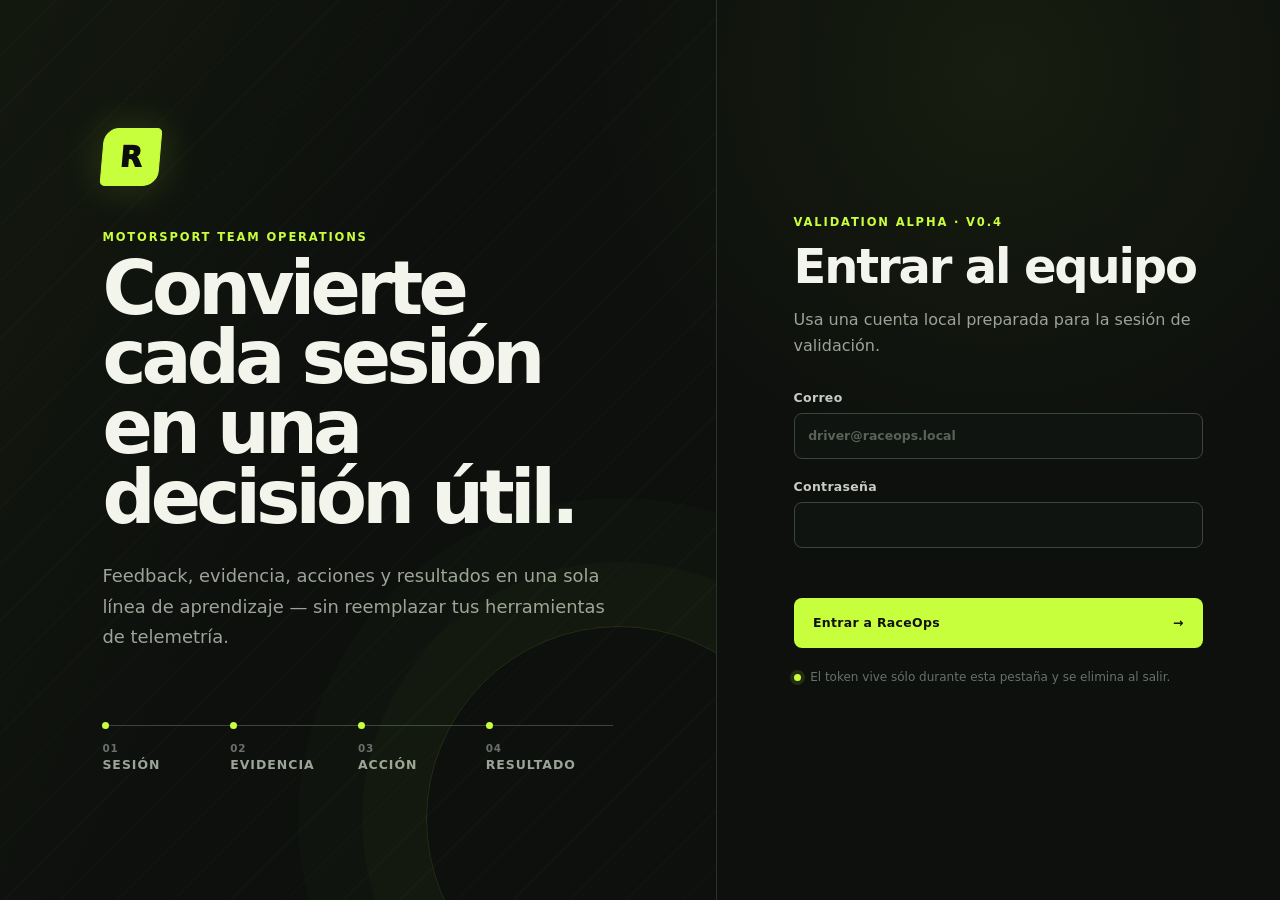
<file: src/raceops/web/index.html>
<!doctype html>
<html lang="es">
  <head>
    <meta charset="utf-8">
    <meta name="viewport" content="width=device-width, initial-scale=1">
    <meta name="theme-color" content="#101310">
    <meta
      name="description"
      content="Cliente mínimo de validación para el Session Learning Loop de RaceOps."
    >
    <title>RaceOps · Session Learning Loop</title>
    <link rel="stylesheet" href="./styles.css?v=0.4.0-9.2">
    <script src="./app.js?v=0.4.0-9.2" defer></script>
  </head>
  <body>
    <div class="noise" aria-hidden="true"></div>

    <main id="login-view" class="login-view">
      <section class="login-brand" aria-labelledby="login-title">
        <div class="brand-mark brand-mark--large" aria-hidden="true">
          <span>R</span>
        </div>
        <p class="eyebrow">Motorsport team operations</p>
        <h1 id="login-title">Convierte cada sesión en una decisión útil.</h1>
        <p class="login-lede">
          Feedback, evidencia, acciones y resultados en una sola línea de
          aprendizaje — sin reemplazar tus herramientas de telemetría.
        </p>
        <ol class="flow-preview" aria-label="Flujo principal de RaceOps">
          <li><span>01</span> Sesión</li>
          <li><span>02</span> Evidencia</li>
          <li><span>03</span> Acción</li>
          <li><span>04</span> Resultado</li>
        </ol>
      </section>

      <section class="login-panel" aria-label="Acceso a RaceOps">
        <div class="login-card">
          <div class="login-card__header">
            <p class="eyebrow">Validation alpha · v0.4</p>
            <h2>Entrar al equipo</h2>
            <p>Usa una cuenta local preparada para la sesión de validación.</p>
          </div>

          <form id="login-form" class="stack-form">
            <label>
              Correo
              <input
                id="login-email"
                name="email"
                type="email"
                autocomplete="username"
                placeholder="driver@raceops.local"
                required
              >
            </label>
            <label>
              Contraseña
              <input
                id="login-password"
                name="password"
                type="password"
                autocomplete="current-password"
                minlength="12"
                required
              >
            </label>
            <label id="team-field" class="is-hidden">
              Equipo
              <select id="login-team" name="team_id"></select>
            </label>
            <p id="login-error" class="form-error" role="alert"></p>
            <button class="button button--primary button--wide" type="submit">
              <span>Entrar a RaceOps</span>
              <span aria-hidden="true">→</span>
            </button>
          </form>

          <div class="login-note">
            <span class="signal-dot" aria-hidden="true"></span>
            El token vive sólo durante esta pestaña y se elimina al salir.
          </div>
        </div>
      </section>
    </main>

    <div id="app-shell" class="app-shell is-hidden">
      <header class="topbar">
        <a class="brand" href="#" aria-label="RaceOps, inicio">
          <span class="brand-mark" aria-hidden="true">R</span>
          <span>
            <strong>RACE<span>OPS</span></strong>
            <small>Session control</small>
          </span>
        </a>

        <div class="topbar__status" aria-label="Estado del sistema">
          <span class="signal-dot"></span>
          <span>API conectada</span>
        </div>

        <div class="identity-menu">
          <div class="identity-copy">
            <strong id="identity-team">—</strong>
            <span id="identity-role">—</span>
          </div>
          <button id="logout-button" class="icon-button" type="button">
            Salir
          </button>
        </div>
      </header>

      <div class="workspace-layout">
        <aside class="session-rail" aria-label="Sesiones disponibles">
          <div class="rail-heading">
            <div>
              <p class="eyebrow">Pit wall</p>
              <h2>Sesiones</h2>
            </div>
            <button
              id="refresh-sessions"
              class="icon-button icon-button--square"
              type="button"
              aria-label="Actualizar sesiones"
              title="Actualizar sesiones"
            >
              ↻
            </button>
          </div>
          <div id="session-list" class="session-list" aria-live="polite"></div>
          <p id="session-empty" class="empty-copy is-hidden">
            No hay sesiones visibles para este rol.
          </p>
        </aside>

        <main class="workspace-main">
          <section id="workspace-empty" class="workspace-empty">
            <div class="empty-glyph" aria-hidden="true">⌁</div>
            <p class="eyebrow">RaceOps ready</p>
            <h1>Selecciona una sesión</h1>
            <p>
              Revisa lo que pasó, registra lo que sintió el piloto y convierte
              la evidencia en el siguiente trabajo del equipo.
            </p>
          </section>

          <section id="workspace" class="workspace is-hidden" aria-live="polite">
            <header class="session-hero">
              <div>
                <div class="hero-kicker">
                  <span id="session-status" class="status-pill">—</span>
                  <span id="session-results-status" class="status-pill status-pill--muted">—</span>
                </div>
                <p id="session-event" class="eyebrow">—</p>
                <h1 id="session-title">—</h1>
                <p id="session-context" class="session-context">—</p>
              </div>
              <div class="hero-time">
                <span>Programada</span>
                <strong id="session-date">—</strong>
                <small id="session-time">—</small>
              </div>
            </header>

            <div id="metric-strip" class="metric-strip"></div>

            <nav class="workspace-tabs" aria-label="Áreas de la sesión">
              <button class="tab-button is-active" data-tab="context" type="button">
                Contexto
              </button>
              <button class="tab-button" data-tab="feedback" type="button">
                Feedback
                <span id="feedback-count" class="count-badge">0</span>
              </button>
              <button class="tab-button" data-tab="analysis" type="button">
                Análisis
              </button>
              <button class="tab-button" data-tab="actions" type="button">
                Acciones
                <span id="action-count" class="count-badge">0</span>
              </button>
              <button class="tab-button" data-tab="learning" type="button">
                Aprendizaje
              </button>
            </nav>

            <section id="tab-context" class="tab-panel">
              <div class="two-column-grid">
                <article class="panel">
                  <div class="panel-heading">
                    <div>
                      <p class="eyebrow">Session snapshot</p>
                      <h2>Condiciones</h2>
                    </div>
                  </div>
                  <div id="conditions-content" class="detail-grid"></div>
                </article>

                <article class="panel">
                  <div class="panel-heading">
                    <div>
                      <p class="eyebrow">Timing</p>
                      <h2>Vueltas</h2>
                    </div>
                  </div>
                  <div id="laps-content" class="lap-list"></div>
                </article>
              </div>

              <article class="panel panel--full">
                <div class="panel-heading">
                  <div>
                    <p class="eyebrow">Technical evidence</p>
                    <h2>Observaciones</h2>
                  </div>
                  <button
                    id="toggle-observation-form"
                    class="button button--secondary is-hidden"
                    type="button"
                  >
                    + Nueva observación
                  </button>
                </div>
                <form id="observation-form" class="inline-form is-hidden">
                  <label class="field-grow">
                    ¿Qué se observó?
                    <textarea
                      name="description"
                      maxlength="2000"
                      rows="3"
                      placeholder="Describe evidencia, no una causa confirmada."
                      required
                    ></textarea>
                  </label>
                  <label>
                    Categoría
                    <input name="category" maxlength="80" placeholder="Frenos, neumáticos…">
                  </label>
                  <label>
                    Visibilidad
                    <select name="visibility_level">
                      <option value="ROLE_RESTRICTED">Roles técnicos</option>
                      <option value="TEAM">Todo el equipo autorizado</option>
                      <option value="ENGINEERING_CONFIDENTIAL">Ingeniería</option>
                    </select>
                  </label>
                  <div class="form-actions">
                    <button class="button button--primary" type="submit">Guardar evidencia</button>
                    <button class="button button--ghost form-cancel" type="button">Cancelar</button>
                  </div>
                </form>
                <div id="observations-content" class="record-list"></div>
              </article>
            </section>

            <section id="tab-feedback" class="tab-panel is-hidden">
              <div class="section-intro">
                <div>
                  <p class="eyebrow">Driver voice</p>
                  <h2>¿Qué sintió el piloto?</h2>
                </div>
                <p>
                  Captura la experiencia sin convertirla todavía en una causa.
                  Los campos de contexto son opcionales.
                </p>
              </div>

              <form id="feedback-form" class="feedback-composer is-hidden">
                <label class="composer-main">
                  Feedback
                  <textarea
                    name="description"
                    maxlength="2000"
                    rows="4"
                    placeholder="Ej. Inestabilidad trasera al frenar."
                    required
                  ></textarea>
                </label>
                <div class="composer-fields">
                  <label>
                    Curva o zona
                    <input name="corner_or_zone" maxlength="80" placeholder="T4">
                  </label>
                  <label>
                    Fase
                    <select name="driving_phase">
                      <option value="">Sin especificar</option>
                      <option>Frenada</option>
                      <option>Entrada</option>
                      <option>Ápice</option>
                      <option>Salida</option>
                      <option>Aceleración</option>
                    </select>
                  </label>
                  <label>
                    Severidad
                    <select name="severity">
                      <option value="">Sin especificar</option>
                      <option value="LOW">Baja</option>
                      <option value="MEDIUM">Media</option>
                      <option value="HIGH">Alta</option>
                    </select>
                  </label>
                  <label>
                    Confianza
                    <select name="confidence">
                      <option value="">Sin especificar</option>
                      <option value="LOW">Baja</option>
                      <option value="MEDIUM">Media</option>
                      <option value="HIGH">Alta</option>
                    </select>
                  </label>
                </div>
                <div class="form-actions">
                  <button class="button button--primary" type="submit">
                    Registrar feedback
                  </button>
                  <span class="form-hint">Sólo el relato es obligatorio.</span>
                </div>
              </form>

              <div id="feedback-content" class="feedback-timeline"></div>
            </section>

            <section id="tab-analysis" class="tab-panel is-hidden">
              <div id="analysis-locked" class="permission-note is-hidden">
                <strong>Vista autorizada</strong>
                Este rol recibe únicamente los resúmenes compartidos por Ingeniería.
              </div>

              <div id="analysis-editor" class="two-column-grid is-hidden">
                <article class="panel">
                  <div class="panel-heading">
                    <div>
                      <p class="eyebrow">Evidence first</p>
                      <h2>Nuevo análisis</h2>
                    </div>
                  </div>
                  <form id="analysis-form" class="stack-form stack-form--compact">
                    <fieldset>
                      <legend>Evidencia disponible</legend>
                      <div id="evidence-options" class="check-list"></div>
                    </fieldset>
                    <label>
                      Detalle técnico
                      <textarea
                        name="technical_detail"
                        maxlength="5000"
                        rows="5"
                        placeholder="Qué muestran los datos y dónde se pierde rendimiento."
                        required
                      ></textarea>
                    </label>
                    <label>
                      Resumen compartido <span>opcional</span>
                      <textarea
                        name="authorized_summary"
                        maxlength="2000"
                        rows="3"
                        placeholder="Lo que otros roles sí necesitan saber."
                      ></textarea>
                    </label>
                    <button class="button button--primary" type="submit">Guardar análisis</button>
                  </form>
                </article>

                <article class="panel">
                  <div class="panel-heading">
                    <div>
                      <p class="eyebrow">Uncertainty explicit</p>
                      <h2>Nueva hipótesis</h2>
                    </div>
                  </div>
                  <form id="hypothesis-form" class="stack-form stack-form--compact">
                    <label>
                      Análisis base
                      <select name="analysis_id" required></select>
                    </label>
                    <label>
                      Causa posible
                      <textarea
                        name="description"
                        maxlength="2000"
                        rows="4"
                        placeholder="Formula una explicación que todavía debe probarse."
                        required
                      ></textarea>
                    </label>
                    <div class="form-row">
                      <label>
                        Clasificación
                        <select name="cause_classification">
                          <option value="DRIVER_TECHNIQUE">Técnica del piloto</option>
                          <option value="VEHICLE_SETUP">Setup del vehículo</option>
                          <option value="MECHANICAL">Mecánica</option>
                          <option value="TIRES">Neumáticos</option>
                          <option value="TRACK_ENVIRONMENT">Pista / entorno</option>
                          <option value="UNKNOWN">Desconocida</option>
                        </select>
                      </label>
                      <label>
                        Confianza
                        <select name="confidence">
                          <option value="LOW">Baja</option>
                          <option value="MEDIUM" selected>Media</option>
                          <option value="HIGH">Alta</option>
                        </select>
                      </label>
                    </div>
                    <button class="button button--primary" type="submit">Proponer hipótesis</button>
                  </form>
                </article>
              </div>

              <div id="analysis-content" class="analysis-list"></div>
            </section>

            <section id="tab-actions" class="tab-panel is-hidden">
              <div class="section-intro">
                <div>
                  <p class="eyebrow">Next session</p>
                  <h2>Decide qué hacer después</h2>
                </div>
                <p>
                  Mantén de una a tres prioridades principales y asigna trabajo
                  con un resultado observable.
                </p>
              </div>

              <div id="decision-editor" class="two-column-grid is-hidden">
                <article class="panel">
                  <div class="panel-heading">
                    <div>
                      <p class="eyebrow">Focus</p>
                      <h2>Nueva prioridad</h2>
                    </div>
                  </div>
                  <form id="priority-form" class="stack-form stack-form--compact">
                    <label>
                      Prioridad
                      <textarea
                        name="description"
                        maxlength="2000"
                        rows="3"
                        placeholder="Una instrucción concreta para la siguiente sesión."
                        required
                      ></textarea>
                    </label>
                    <div class="form-row">
                      <label>
                        Para
                        <select name="recipient_role">
                          <option value="DRIVER">Piloto</option>
                          <option value="ENGINEER">Ingeniería</option>
                          <option value="MECHANIC">Mecánica</option>
                        </select>
                      </label>
                      <label>
                        Orden principal
                        <select name="rank">
                          <option value="1">1</option>
                          <option value="2">2</option>
                          <option value="3">3</option>
                        </select>
                      </label>
                    </div>
                    <label>
                      Hipótesis relacionada <span>opcional</span>
                      <select name="hypothesis_id"></select>
                    </label>
                    <button class="button button--primary" type="submit">Añadir prioridad</button>
                  </form>
                </article>

                <article class="panel">
                  <div class="panel-heading">
                    <div>
                      <p class="eyebrow">Ownership</p>
                      <h2>Nueva acción</h2>
                    </div>
                  </div>
                  <form id="action-form" class="stack-form stack-form--compact">
                    <div class="form-row">
                      <label>
                        Responsable
                        <select name="assignee_role">
                          <option value="DRIVER">Piloto</option>
                          <option value="ENGINEER">Ingeniería</option>
                          <option value="MECHANIC">Mecánica</option>
                        </select>
                      </label>
                      <label>
                        Tipo
                        <select name="action_type">
                          <option value="DRIVING">Conducción</option>
                          <option value="ENGINEERING">Ingeniería</option>
                          <option value="MECHANICAL">Mecánica</option>
                        </select>
                      </label>
                    </div>
                    <label>
                      Resumen compartido
                      <textarea
                        name="public_summary"
                        maxlength="2000"
                        rows="3"
                        placeholder="Qué debe hacer el responsable."
                        required
                      ></textarea>
                    </label>
                    <label class="engineering-only-field">
                      Detalle confidencial <span>opcional</span>
                      <textarea
                        name="confidential_detail"
                        maxlength="5000"
                        rows="3"
                        placeholder="Información visible sólo para Ingeniería."
                      ></textarea>
                    </label>
                    <label>
                      Prioridad relacionada <span>opcional</span>
                      <select name="priority_id"></select>
                    </label>
                    <button class="button button--primary" type="submit">Crear acción</button>
                  </form>
                </article>
              </div>

              <div class="decision-board">
                <div>
                  <h3>Prioridades</h3>
                  <div id="priorities-content" class="priority-list"></div>
                </div>
                <div>
                  <h3>Acciones</h3>
                  <div id="actions-content" class="action-list"></div>
                </div>
              </div>
            </section>

            <section id="tab-learning" class="tab-panel is-hidden">
              <div class="learning-hero">
                <p class="eyebrow">Organizational memory</p>
                <h2>Lo que el equipo puede recordar</h2>
                <p>
                  Abre una acción para recorrer la cadena autorizada desde la
                  decisión hasta lo que ocurrió después.
                </p>
              </div>
              <div id="learning-content" class="learning-grid"></div>
            </section>
          </section>
        </main>
      </div>
    </div>

    <dialog id="outcome-dialog" class="modal">
      <form id="outcome-form" class="modal-card">
        <header>
          <div>
            <p class="eyebrow">Close the loop</p>
            <h2>Evaluar acción</h2>
          </div>
          <button class="icon-button modal-close" type="button" aria-label="Cerrar">×</button>
        </header>
        <input name="action_id" type="hidden">
        <label>
          Sesión posterior
          <select name="evaluation_session_id" required></select>
        </label>
        <label>
          Resultado observado
          <select name="classification">
            <option value="IMPROVED">Mejoró</option>
            <option value="WORSENED">Empeoró</option>
            <option value="NO_MEASURABLE_EFFECT">Sin efecto medible</option>
            <option value="INCONCLUSIVE">Inconcluso</option>
          </select>
        </label>
        <label>
          Conclusión compartida
          <textarea name="public_conclusion" maxlength="2000" rows="3" required></textarea>
        </label>
        <label class="engineering-only-field">
          Conclusión confidencial <span>opcional</span>
          <textarea name="confidential_conclusion" maxlength="5000" rows="3"></textarea>
        </label>
        <label class="engineering-only-field">
          Estado final de la hipótesis <span>opcional</span>
          <select name="concluded_hypothesis_status">
            <option value="">No concluir</option>
            <option value="SUPPORTED">Respaldada</option>
            <option value="PARTIALLY_SUPPORTED">Parcialmente respaldada</option>
            <option value="REJECTED">Rechazada</option>
            <option value="INCONCLUSIVE">Inconclusa</option>
          </select>
        </label>
        <div class="form-actions">
          <button class="button button--primary" type="submit">Guardar resultado</button>
          <button class="button button--ghost modal-close" type="button">Cancelar</button>
        </div>
      </form>
    </dialog>

    <dialog id="learning-dialog" class="modal modal--wide">
      <article class="modal-card">
        <header>
          <div>
            <p class="eyebrow">Learning chain</p>
            <h2>Cadena de aprendizaje</h2>
          </div>
          <button class="icon-button modal-close" type="button" aria-label="Cerrar">×</button>
        </header>
        <div id="learning-chain-content" class="chain-view"></div>
      </article>
    </dialog>

    <div id="toast-region" class="toast-region" aria-live="polite"></div>
    <div id="busy-overlay" class="busy-overlay is-hidden" aria-live="polite">
      <span class="loader" aria-hidden="true"></span>
      <span>Cargando datos de la sesión…</span>
    </div>
  </body>
</html>
</file>
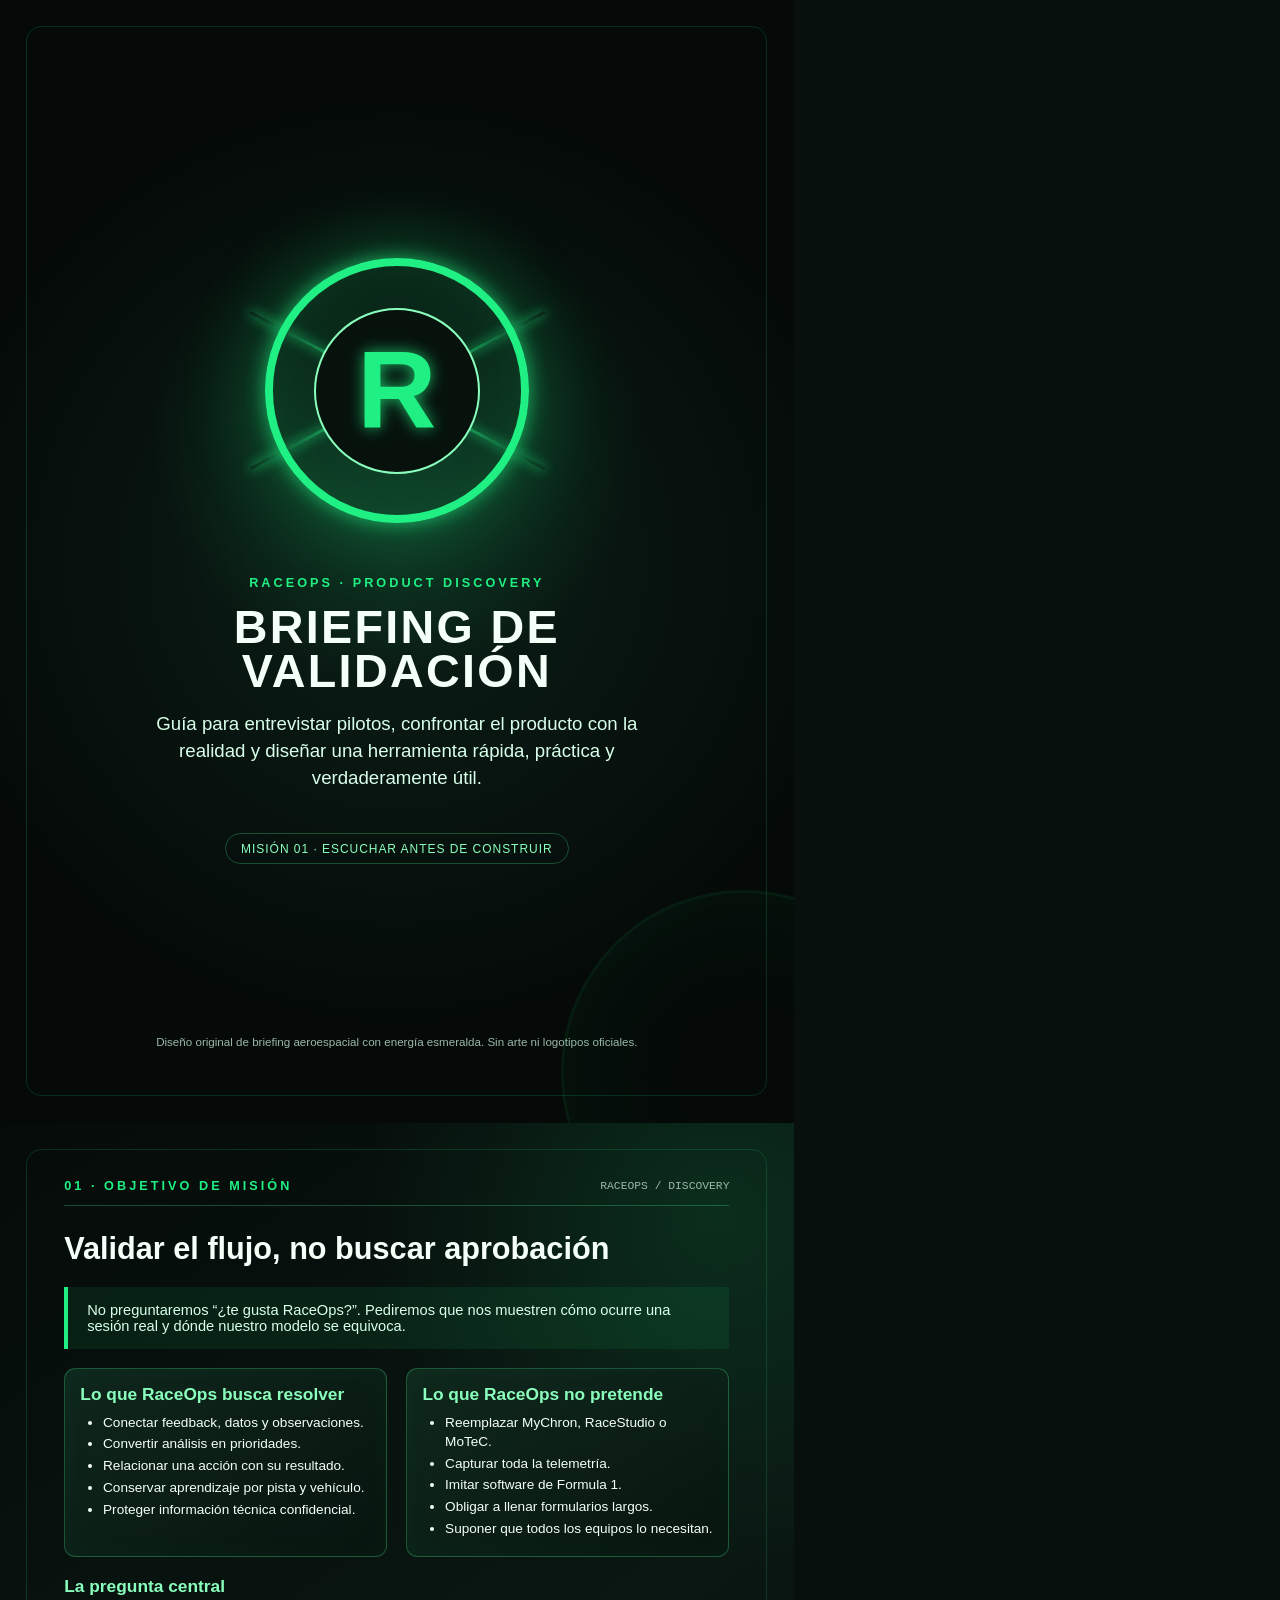
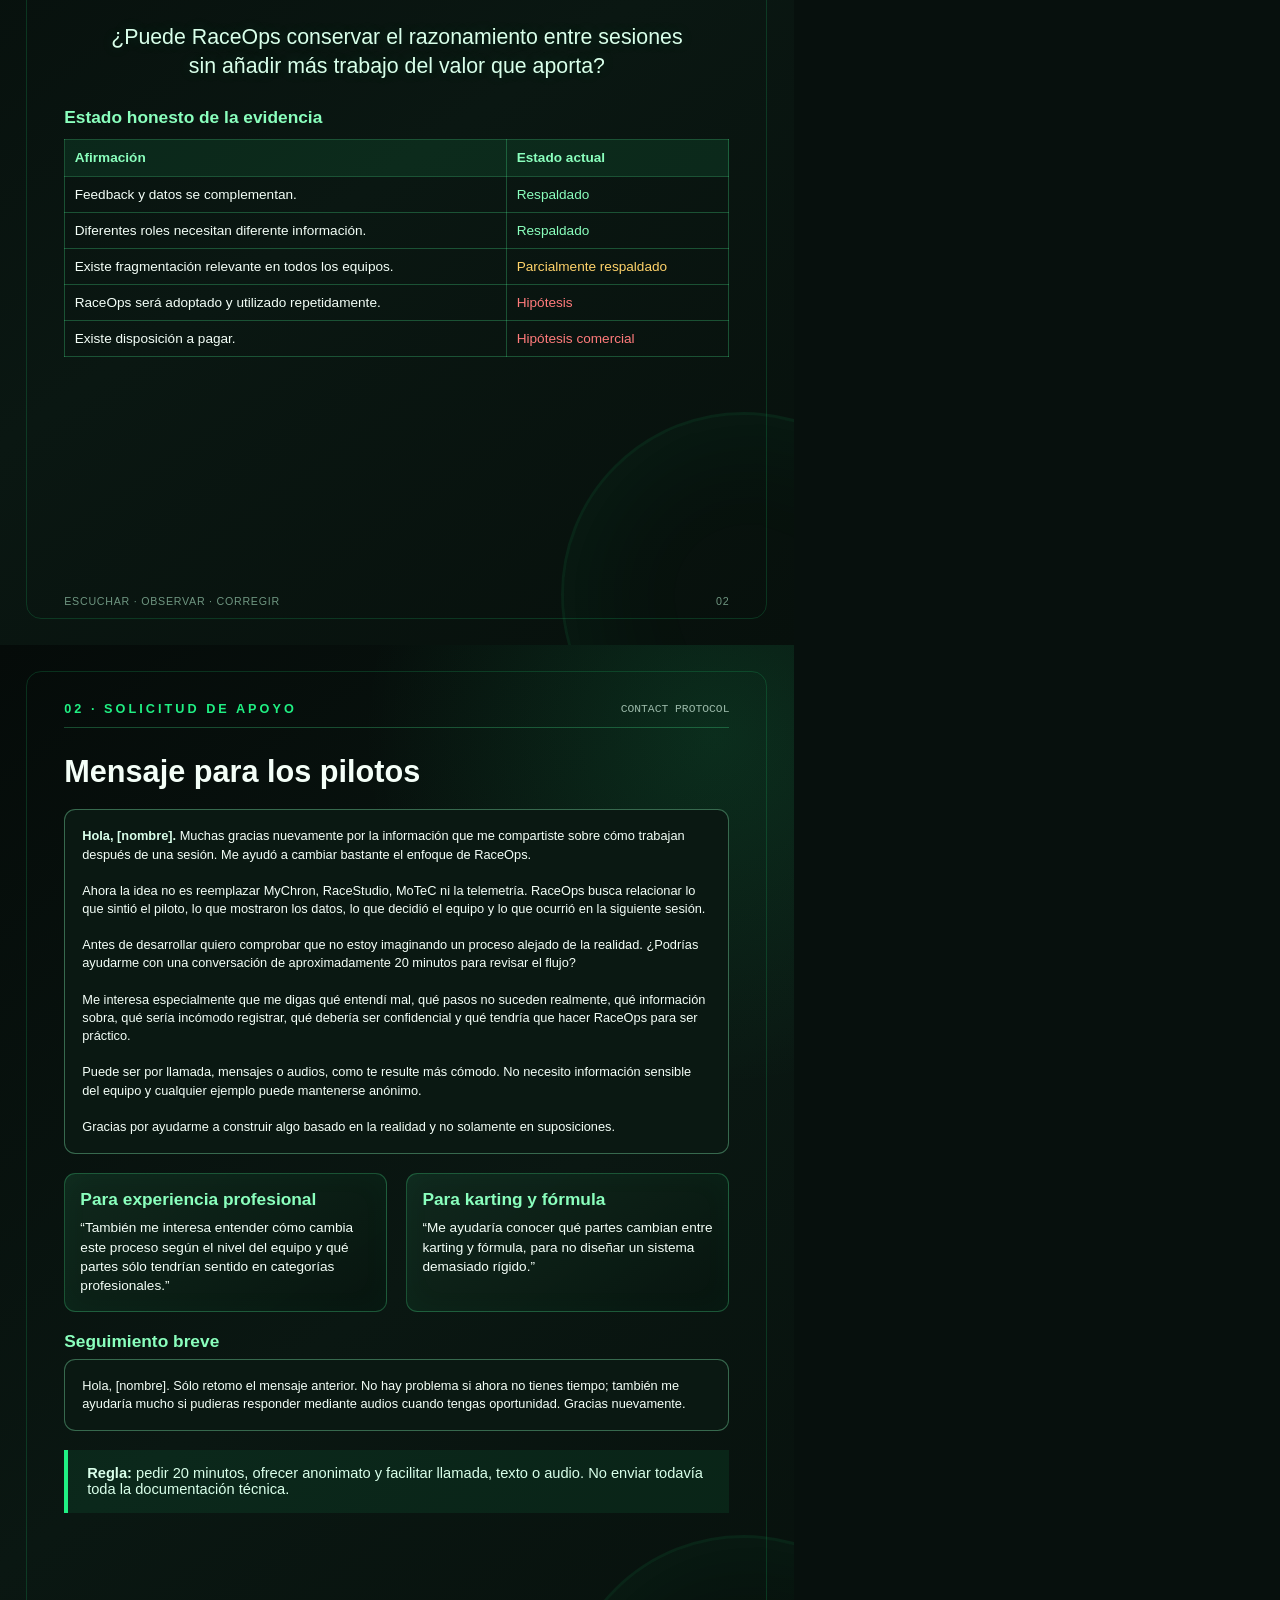
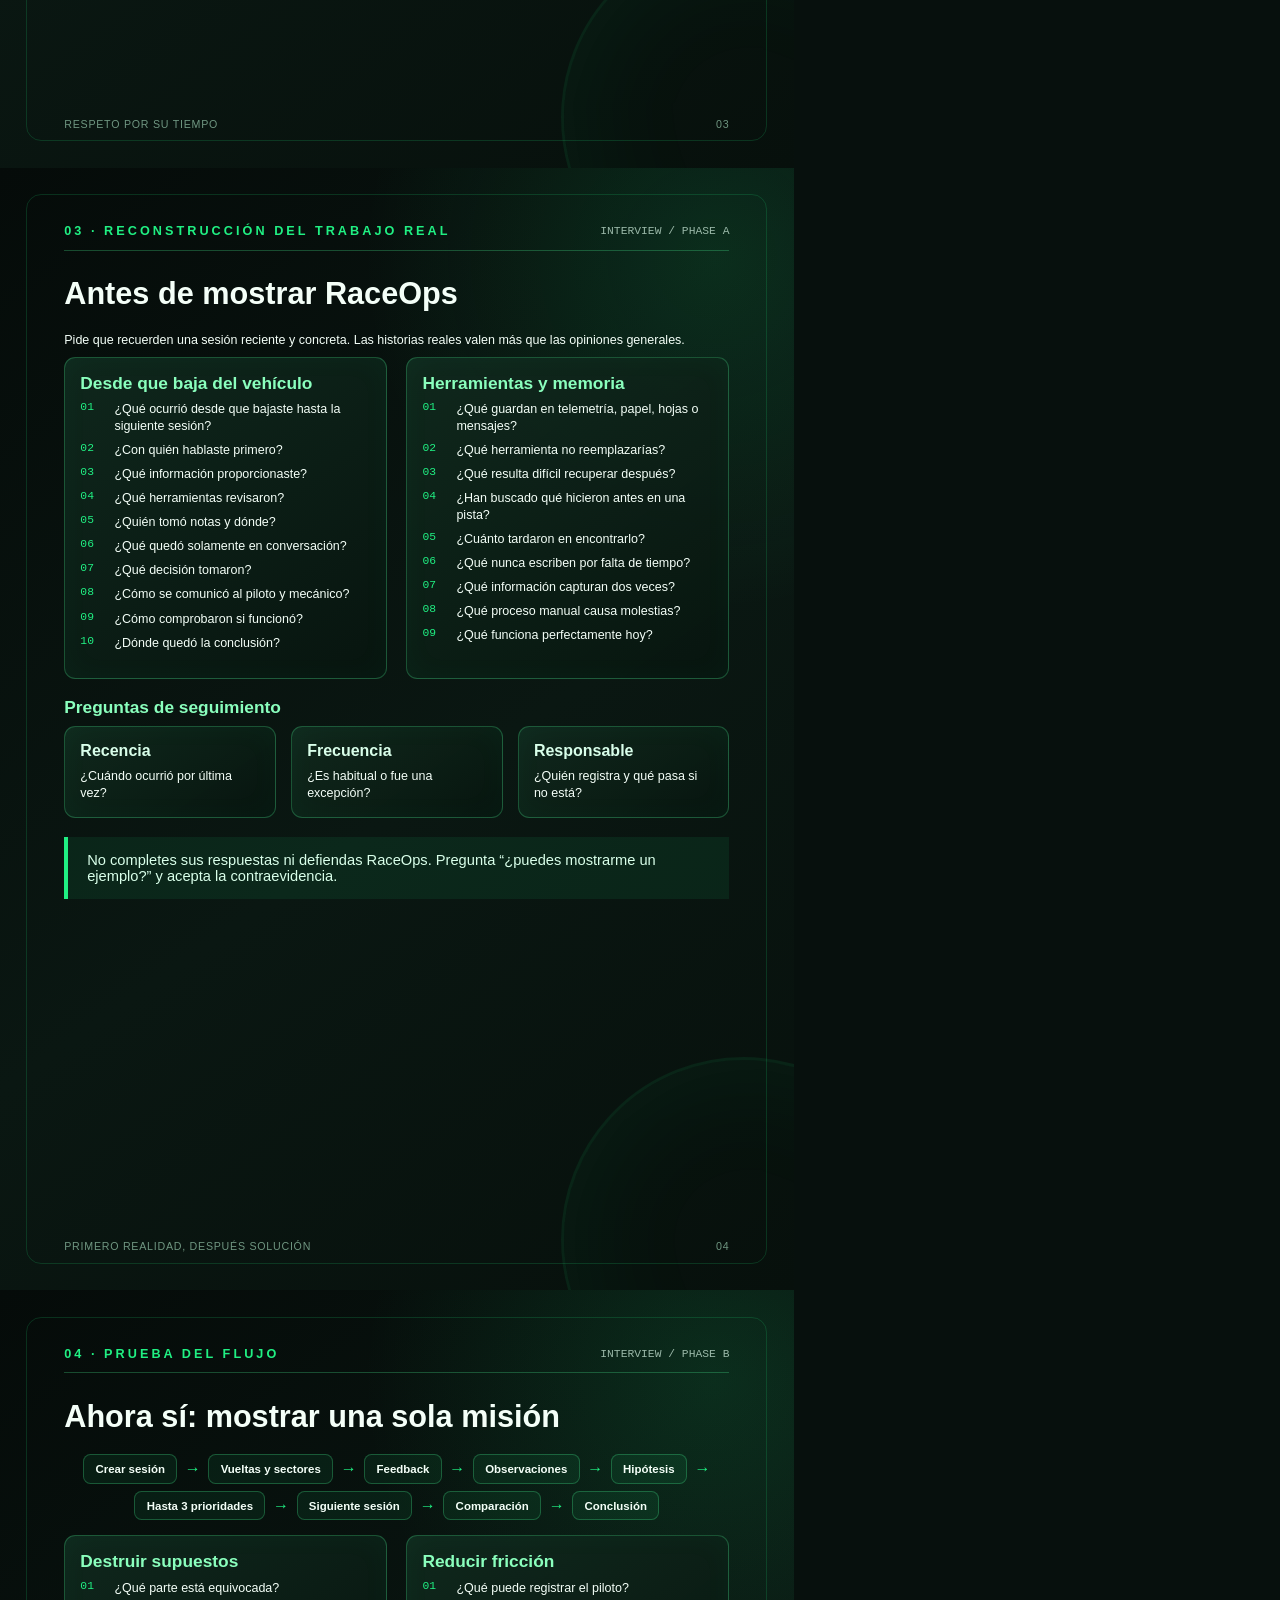
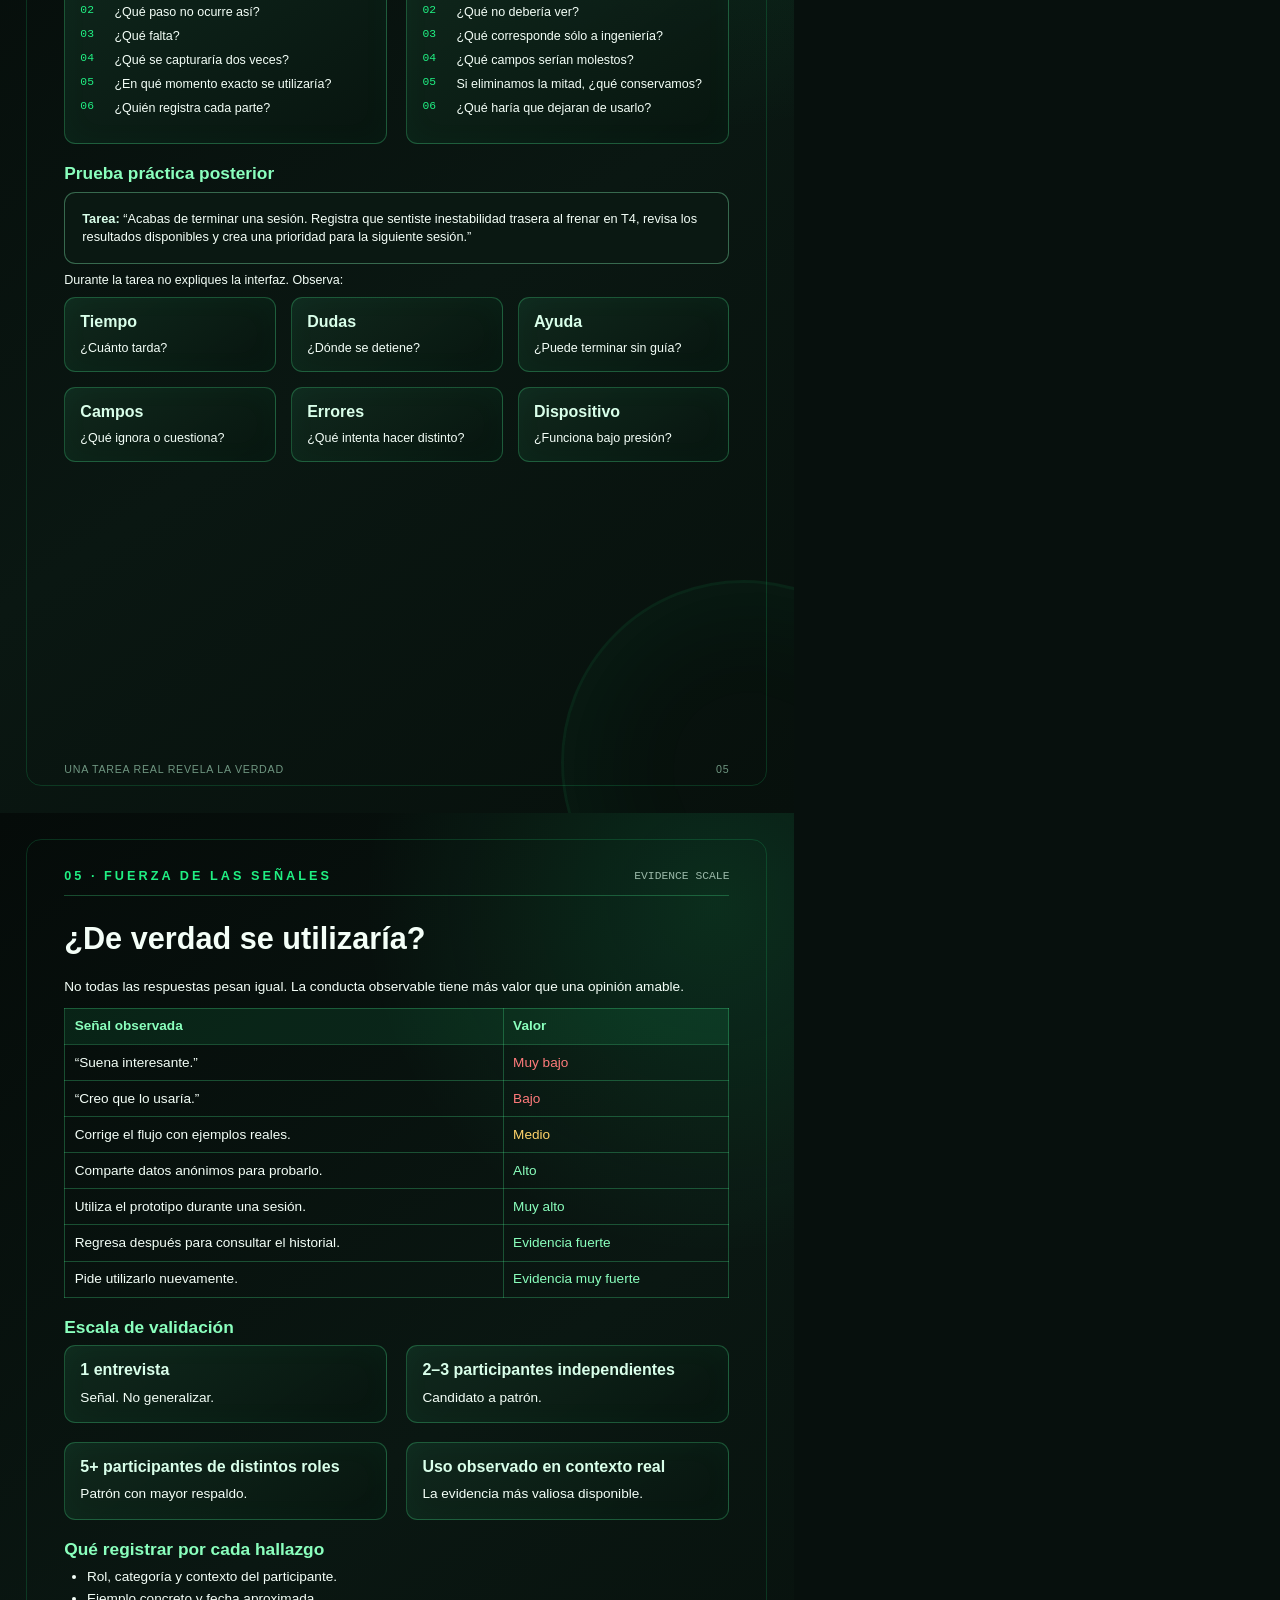
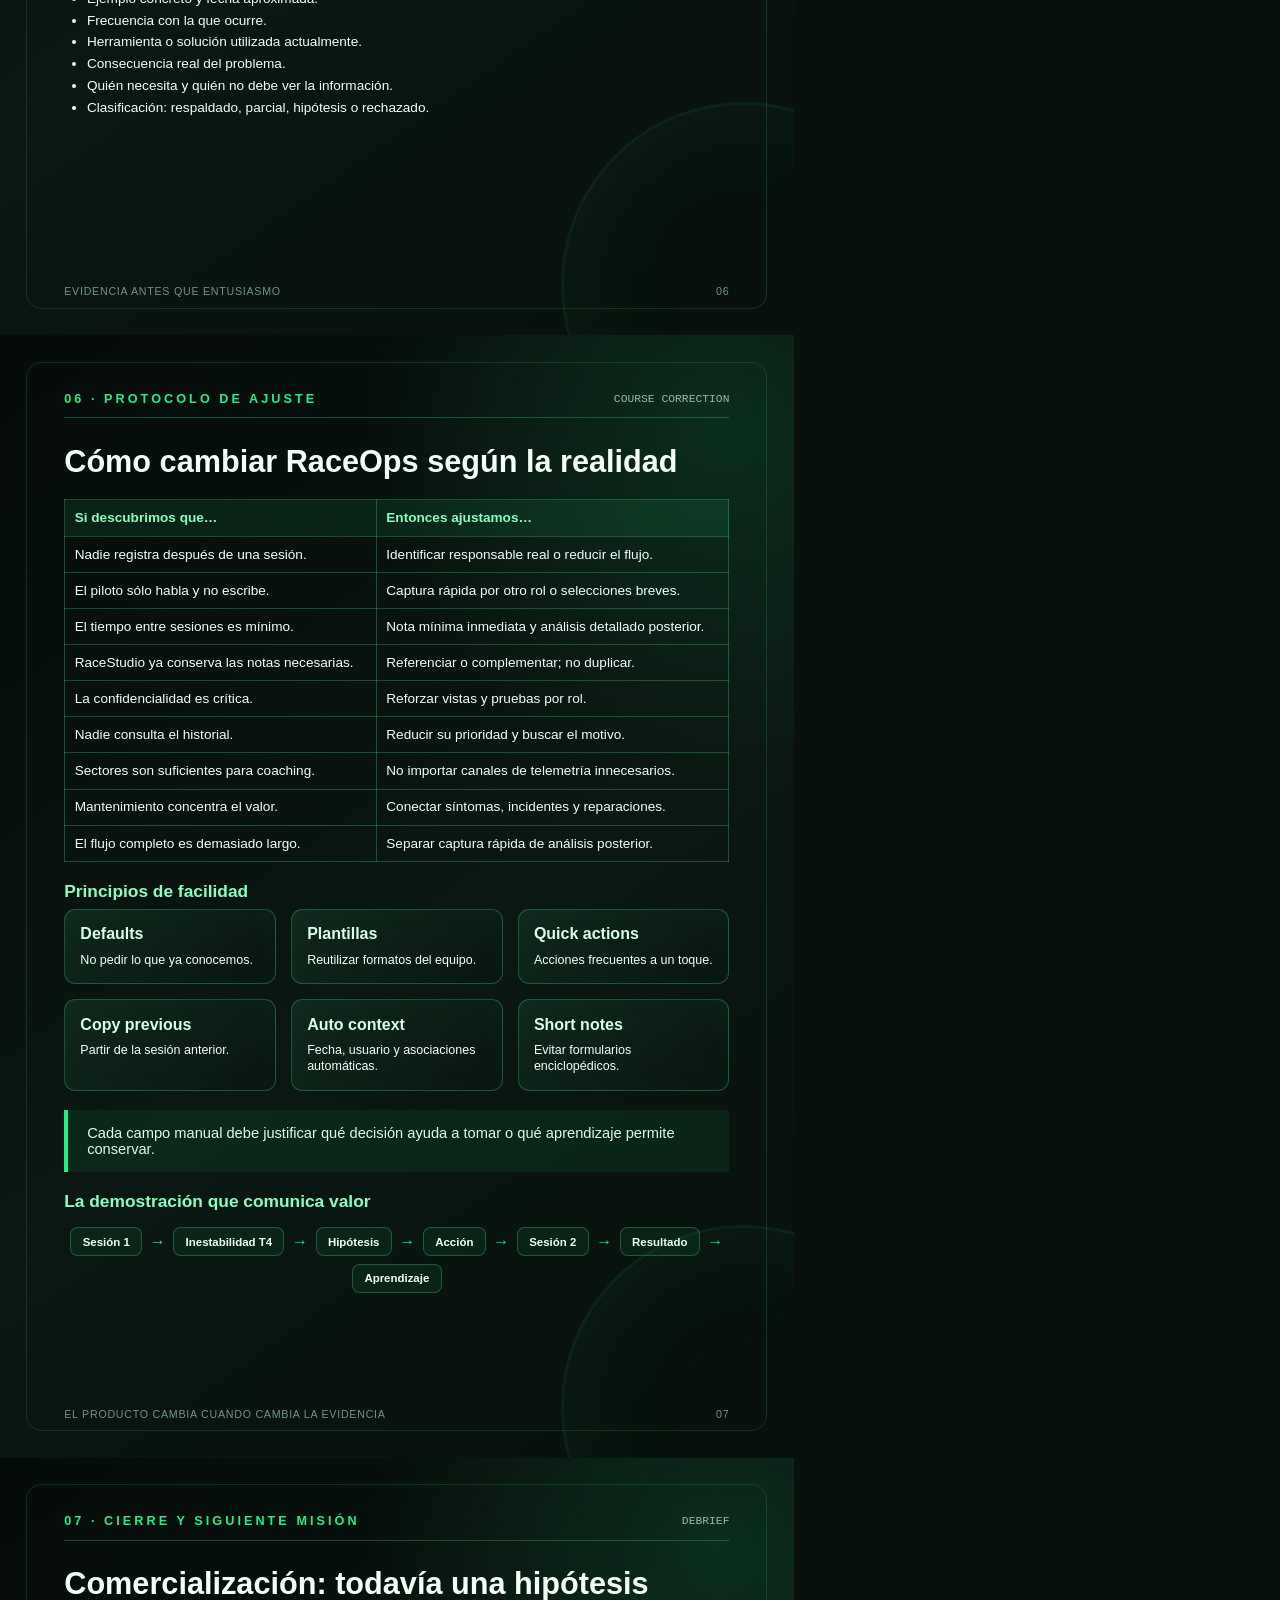
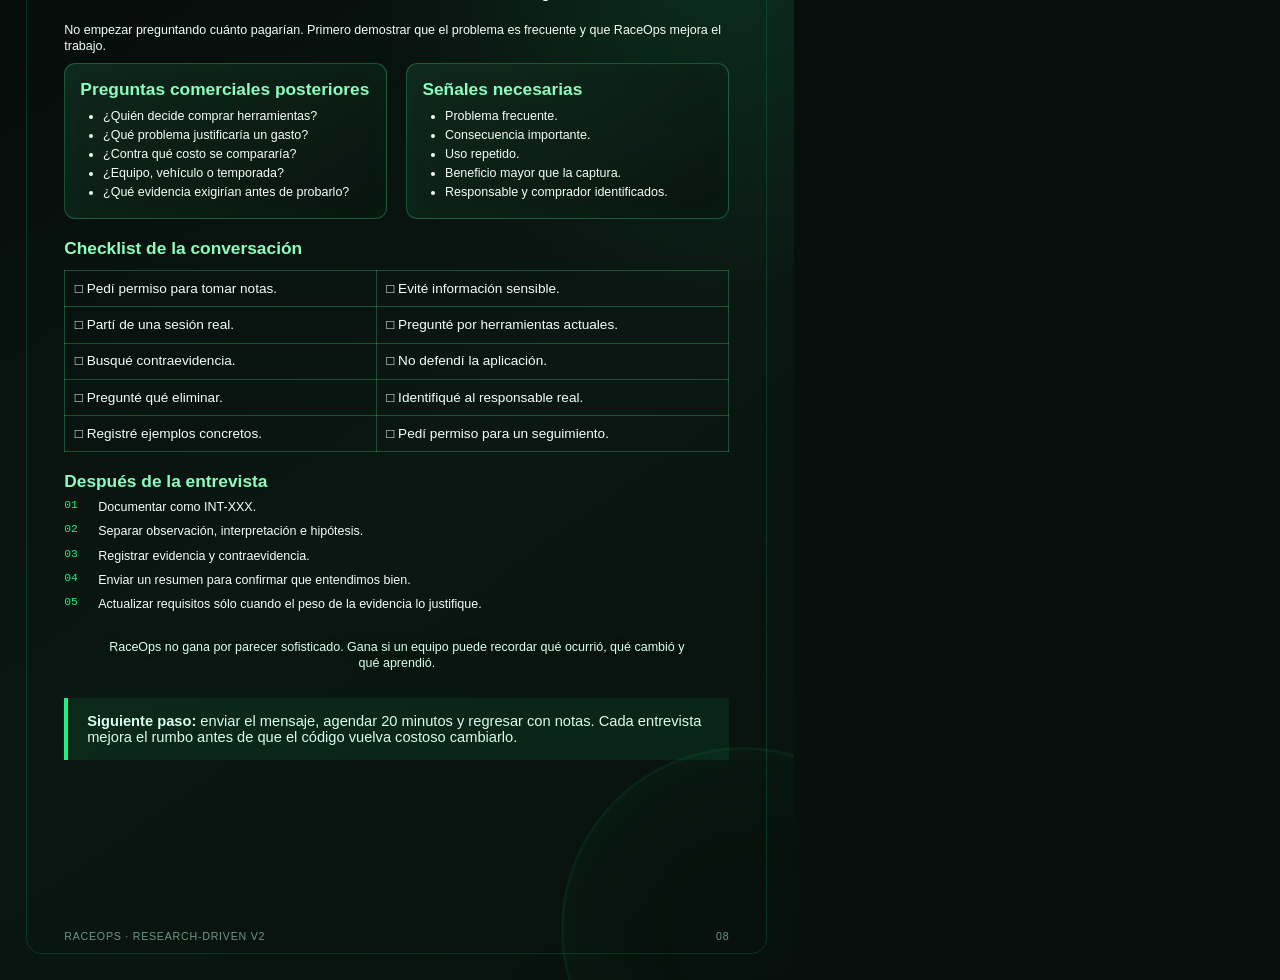
<file: docs/materials/raceops-interview-briefing.html>
<!doctype html>
<html lang="es">
<head>
  <meta charset="utf-8">
  <meta name="viewport" content="width=device-width, initial-scale=1">
  <title>RaceOps — Briefing de validación con pilotos</title>
  <style>
    :root {
      --ink: #06110d;
      --panel: #0b1b15;
      --panel-2: #10271d;
      --emerald: #20f083;
      --emerald-soft: #8affbd;
      --mint: #d9ffea;
      --white: #f4fff8;
      --muted: #9ab8a8;
      --line: rgba(78, 255, 155, .26);
      --amber: #ffd36a;
      --red: #ff7b7b;
    }

    * { box-sizing: border-box; }

    @page { size: A4; margin: 0; }

    html, body {
      margin: 0;
      padding: 0;
      background: #07100d;
      color: var(--white);
      font-family: "Segoe UI", Arial, sans-serif;
      -webkit-print-color-adjust: exact;
      print-color-adjust: exact;
    }

    .page {
      width: 210mm;
      height: 297mm;
      padding: 15mm 17mm 15mm;
      position: relative;
      overflow: hidden;
      page-break-after: always;
      background:
        radial-gradient(circle at 90% 8%, rgba(32, 240, 131, .12), transparent 28%),
        linear-gradient(145deg, #050b09 0%, #0a1712 55%, #07100c 100%);
    }

    .page:last-child { page-break-after: auto; }

    .page::before {
      content: "";
      position: absolute;
      inset: 7mm;
      border: .35mm solid rgba(32, 240, 131, .16);
      border-radius: 4mm;
      pointer-events: none;
    }

    .page::after {
      content: "";
      position: absolute;
      right: -35mm;
      bottom: -35mm;
      width: 95mm;
      height: 95mm;
      border: 1mm solid rgba(32, 240, 131, .08);
      border-radius: 50%;
      box-shadow: 0 0 35mm rgba(32, 240, 131, .06) inset;
      pointer-events: none;
    }

    .cover {
      display: flex;
      flex-direction: column;
      justify-content: center;
      align-items: center;
      text-align: center;
      background:
        radial-gradient(circle at 50% 39%, rgba(32, 240, 131, .20), transparent 31%),
        radial-gradient(circle at 50% 50%, #0b1f17 0%, #050a08 68%);
    }

    .orbit {
      width: 70mm;
      height: 70mm;
      border: 2.3mm solid var(--emerald);
      border-radius: 50%;
      display: grid;
      place-items: center;
      margin-bottom: 14mm;
      box-shadow:
        0 0 5mm rgba(32, 240, 131, .65),
        0 0 22mm rgba(32, 240, 131, .25),
        inset 0 0 12mm rgba(32, 240, 131, .14);
      position: relative;
    }

    .orbit::before,
    .orbit::after {
      content: "";
      position: absolute;
      width: 88mm;
      height: .7mm;
      background: linear-gradient(90deg, transparent, var(--emerald), transparent);
      box-shadow: 0 0 3mm var(--emerald);
    }

    .orbit::before { transform: rotate(28deg); }
    .orbit::after { transform: rotate(-28deg); }

    .orbit-mark {
      width: 44mm;
      height: 44mm;
      border-radius: 50%;
      background: #07120d;
      border: .6mm solid var(--emerald-soft);
      display: grid;
      place-items: center;
      color: var(--emerald);
      font-size: 29mm;
      font-weight: 900;
      line-height: 1;
      text-shadow: 0 0 4mm rgba(32, 240, 131, .75);
      z-index: 1;
    }

    .eyebrow {
      color: var(--emerald);
      font-size: 9.5pt;
      font-weight: 800;
      letter-spacing: .24em;
      text-transform: uppercase;
    }

    h1 {
      margin: 4mm 0 2mm;
      font-size: 35pt;
      letter-spacing: .05em;
      line-height: .95;
    }

    h2 {
      margin: 2mm 0 6mm;
      font-size: 23pt;
      line-height: 1.05;
    }

    h3 {
      margin: 5mm 0 2mm;
      color: var(--emerald-soft);
      font-size: 13pt;
    }

    p, li, td, th {
      font-size: 10.2pt;
      line-height: 1.42;
    }

    p { margin: 2.2mm 0; }
    ul, ol { margin: 2mm 0 3mm; padding-left: 6mm; }
    li { margin: 1.1mm 0; }

    strong { color: var(--mint); }

    .subtitle {
      max-width: 145mm;
      color: var(--mint);
      font-size: 14pt;
      line-height: 1.45;
    }

    .tag {
      margin-top: 9mm;
      padding: 2mm 4mm;
      border: .35mm solid var(--line);
      border-radius: 99px;
      color: var(--emerald-soft);
      font-size: 9pt;
      letter-spacing: .08em;
      text-transform: uppercase;
    }

    .header {
      display: flex;
      align-items: center;
      justify-content: space-between;
      margin-bottom: 7mm;
      padding-bottom: 3mm;
      border-bottom: .35mm solid var(--line);
    }

    .header .code {
      color: var(--muted);
      font: 8.5pt Consolas, monospace;
    }

    .footer {
      position: absolute;
      left: 17mm;
      right: 17mm;
      bottom: 10mm;
      display: flex;
      justify-content: space-between;
      color: #6f9681;
      font-size: 8pt;
      letter-spacing: .07em;
      text-transform: uppercase;
    }

    .grid-2 {
      display: grid;
      grid-template-columns: 1fr 1fr;
      gap: 5mm;
    }

    .grid-3 {
      display: grid;
      grid-template-columns: repeat(3, 1fr);
      gap: 4mm;
    }

    .card {
      padding: 4mm;
      border: .35mm solid var(--line);
      border-radius: 3mm;
      background: linear-gradient(145deg, rgba(17, 43, 31, .88), rgba(8, 21, 15, .92));
      box-shadow: inset 0 0 8mm rgba(32, 240, 131, .035);
    }

    .card h3 { margin-top: 0; }
    .card p:last-child, .card ul:last-child { margin-bottom: 0; }

    .callout {
      margin: 5mm 0;
      padding: 4mm 5mm;
      border-left: 1.2mm solid var(--emerald);
      background: rgba(32, 240, 131, .08);
      color: var(--mint);
      font-size: 11pt;
    }

    .message {
      padding: 4.5mm;
      border: .35mm solid rgba(138, 255, 189, .35);
      border-radius: 3mm;
      background: #0a1812;
      font-size: 9.6pt;
      line-height: 1.42;
    }

    .flow {
      display: flex;
      flex-wrap: wrap;
      justify-content: center;
      align-items: center;
      gap: 2mm;
      margin: 4mm 0;
    }

    .flow span {
      padding: 2mm 3mm;
      border: .35mm solid var(--line);
      border-radius: 2mm;
      background: rgba(32, 240, 131, .07);
      font-size: 8.6pt;
      font-weight: 700;
      text-align: center;
    }

    .flow b { color: var(--emerald); }

    table {
      width: 100%;
      border-collapse: collapse;
      margin: 3mm 0;
    }

    th {
      text-align: left;
      color: var(--emerald-soft);
      background: rgba(32, 240, 131, .09);
    }

    th, td {
      padding: 2.1mm 2.5mm;
      border: .3mm solid var(--line);
      vertical-align: top;
    }

    .status-high { color: var(--emerald-soft); }
    .status-mid { color: var(--amber); }
    .status-low { color: var(--red); }

    .compact li { margin: .65mm 0; }

    .numbered {
      counter-reset: item;
      list-style: none;
      padding-left: 0;
    }

    .numbered li {
      counter-increment: item;
      position: relative;
      padding-left: 9mm;
      margin: 2mm 0;
    }

    .numbered li::before {
      content: counter(item, decimal-leading-zero);
      position: absolute;
      left: 0;
      top: 0;
      color: var(--emerald);
      font: 8.5pt Consolas, monospace;
    }

    .quote {
      margin: 7mm auto;
      max-width: 155mm;
      font-size: 16pt;
      line-height: 1.35;
      color: var(--mint);
      text-align: center;
      text-shadow: 0 0 4mm rgba(32, 240, 131, .15);
    }

    .small { font-size: 8.7pt; color: var(--muted); }
    .tight p, .tight li { font-size: 9.4pt; line-height: 1.32; }
  </style>
</head>
<body>
  <section class="page cover">
    <div class="orbit"><div class="orbit-mark">R</div></div>
    <div class="eyebrow">RaceOps · Product Discovery</div>
    <h1>BRIEFING DE<br>VALIDACIÓN</h1>
    <p class="subtitle">Guía para entrevistar pilotos, confrontar el producto con la realidad y diseñar una herramienta rápida, práctica y verdaderamente útil.</p>
    <div class="tag">Misión 01 · Escuchar antes de construir</div>
    <p class="small" style="position:absolute;bottom:17mm;">Diseño original de briefing aeroespacial con energía esmeralda. Sin arte ni logotipos oficiales.</p>
  </section>

  <section class="page">
    <div class="header">
      <div class="eyebrow">01 · Objetivo de misión</div>
      <div class="code">RACEOPS / DISCOVERY</div>
    </div>
    <h2>Validar el flujo, no buscar aprobación</h2>
    <div class="callout">No preguntaremos “¿te gusta RaceOps?”. Pediremos que nos muestren cómo ocurre una sesión real y dónde nuestro modelo se equivoca.</div>

    <div class="grid-2">
      <div class="card">
        <h3>Lo que RaceOps busca resolver</h3>
        <ul class="compact">
          <li>Conectar feedback, datos y observaciones.</li>
          <li>Convertir análisis en prioridades.</li>
          <li>Relacionar una acción con su resultado.</li>
          <li>Conservar aprendizaje por pista y vehículo.</li>
          <li>Proteger información técnica confidencial.</li>
        </ul>
      </div>
      <div class="card">
        <h3>Lo que RaceOps no pretende</h3>
        <ul class="compact">
          <li>Reemplazar MyChron, RaceStudio o MoTeC.</li>
          <li>Capturar toda la telemetría.</li>
          <li>Imitar software de Formula 1.</li>
          <li>Obligar a llenar formularios largos.</li>
          <li>Suponer que todos los equipos lo necesitan.</li>
        </ul>
      </div>
    </div>

    <h3>La pregunta central</h3>
    <p class="quote">¿Puede RaceOps conservar el razonamiento entre sesiones sin añadir más trabajo del valor que aporta?</p>

    <h3>Estado honesto de la evidencia</h3>
    <table>
      <tr><th>Afirmación</th><th>Estado actual</th></tr>
      <tr><td>Feedback y datos se complementan.</td><td class="status-high">Respaldado</td></tr>
      <tr><td>Diferentes roles necesitan diferente información.</td><td class="status-high">Respaldado</td></tr>
      <tr><td>Existe fragmentación relevante en todos los equipos.</td><td class="status-mid">Parcialmente respaldado</td></tr>
      <tr><td>RaceOps será adoptado y utilizado repetidamente.</td><td class="status-low">Hipótesis</td></tr>
      <tr><td>Existe disposición a pagar.</td><td class="status-low">Hipótesis comercial</td></tr>
    </table>

    <div class="footer"><span>Escuchar · Observar · Corregir</span><span>02</span></div>
  </section>

  <section class="page">
    <div class="header">
      <div class="eyebrow">02 · Solicitud de apoyo</div>
      <div class="code">CONTACT PROTOCOL</div>
    </div>
    <h2>Mensaje para los pilotos</h2>

    <div class="message">
      <strong>Hola, [nombre].</strong> Muchas gracias nuevamente por la información que me compartiste sobre cómo trabajan después de una sesión. Me ayudó a cambiar bastante el enfoque de RaceOps.<br><br>
      Ahora la idea no es reemplazar MyChron, RaceStudio, MoTeC ni la telemetría. RaceOps busca relacionar lo que sintió el piloto, lo que mostraron los datos, lo que decidió el equipo y lo que ocurrió en la siguiente sesión.<br><br>
      Antes de desarrollar quiero comprobar que no estoy imaginando un proceso alejado de la realidad. ¿Podrías ayudarme con una conversación de aproximadamente 20 minutos para revisar el flujo?<br><br>
      Me interesa especialmente que me digas qué entendí mal, qué pasos no suceden realmente, qué información sobra, qué sería incómodo registrar, qué debería ser confidencial y qué tendría que hacer RaceOps para ser práctico.<br><br>
      Puede ser por llamada, mensajes o audios, como te resulte más cómodo. No necesito información sensible del equipo y cualquier ejemplo puede mantenerse anónimo.<br><br>
      Gracias por ayudarme a construir algo basado en la realidad y no solamente en suposiciones.
    </div>

    <div class="grid-2" style="margin-top:5mm;">
      <div class="card">
        <h3>Para experiencia profesional</h3>
        <p>“También me interesa entender cómo cambia este proceso según el nivel del equipo y qué partes sólo tendrían sentido en categorías profesionales.”</p>
      </div>
      <div class="card">
        <h3>Para karting y fórmula</h3>
        <p>“Me ayudaría conocer qué partes cambian entre karting y fórmula, para no diseñar un sistema demasiado rígido.”</p>
      </div>
    </div>

    <h3>Seguimiento breve</h3>
    <div class="message">Hola, [nombre]. Sólo retomo el mensaje anterior. No hay problema si ahora no tienes tiempo; también me ayudaría mucho si pudieras responder mediante audios cuando tengas oportunidad. Gracias nuevamente.</div>

    <div class="callout"><strong>Regla:</strong> pedir 20 minutos, ofrecer anonimato y facilitar llamada, texto o audio. No enviar todavía toda la documentación técnica.</div>
    <div class="footer"><span>Respeto por su tiempo</span><span>03</span></div>
  </section>

  <section class="page tight">
    <div class="header">
      <div class="eyebrow">03 · Reconstrucción del trabajo real</div>
      <div class="code">INTERVIEW / PHASE A</div>
    </div>
    <h2>Antes de mostrar RaceOps</h2>
    <p>Pide que recuerden una sesión reciente y concreta. Las historias reales valen más que las opiniones generales.</p>

    <div class="grid-2">
      <div class="card">
        <h3>Desde que baja del vehículo</h3>
        <ol class="numbered">
          <li>¿Qué ocurrió desde que bajaste hasta la siguiente sesión?</li>
          <li>¿Con quién hablaste primero?</li>
          <li>¿Qué información proporcionaste?</li>
          <li>¿Qué herramientas revisaron?</li>
          <li>¿Quién tomó notas y dónde?</li>
          <li>¿Qué quedó solamente en conversación?</li>
          <li>¿Qué decisión tomaron?</li>
          <li>¿Cómo se comunicó al piloto y mecánico?</li>
          <li>¿Cómo comprobaron si funcionó?</li>
          <li>¿Dónde quedó la conclusión?</li>
        </ol>
      </div>

      <div class="card">
        <h3>Herramientas y memoria</h3>
        <ol class="numbered">
          <li>¿Qué guardan en telemetría, papel, hojas o mensajes?</li>
          <li>¿Qué herramienta no reemplazarías?</li>
          <li>¿Qué resulta difícil recuperar después?</li>
          <li>¿Han buscado qué hicieron antes en una pista?</li>
          <li>¿Cuánto tardaron en encontrarlo?</li>
          <li>¿Qué nunca escriben por falta de tiempo?</li>
          <li>¿Qué información capturan dos veces?</li>
          <li>¿Qué proceso manual causa molestias?</li>
          <li>¿Qué funciona perfectamente hoy?</li>
        </ol>
      </div>
    </div>

    <h3>Preguntas de seguimiento</h3>
    <div class="grid-3">
      <div class="card"><strong>Recencia</strong><p>¿Cuándo ocurrió por última vez?</p></div>
      <div class="card"><strong>Frecuencia</strong><p>¿Es habitual o fue una excepción?</p></div>
      <div class="card"><strong>Responsable</strong><p>¿Quién registra y qué pasa si no está?</p></div>
    </div>

    <div class="callout">No completes sus respuestas ni defiendas RaceOps. Pregunta “¿puedes mostrarme un ejemplo?” y acepta la contraevidencia.</div>
    <div class="footer"><span>Primero realidad, después solución</span><span>04</span></div>
  </section>

  <section class="page tight">
    <div class="header">
      <div class="eyebrow">04 · Prueba del flujo</div>
      <div class="code">INTERVIEW / PHASE B</div>
    </div>
    <h2>Ahora sí: mostrar una sola misión</h2>

    <div class="flow">
      <span>Crear sesión</span><b>→</b>
      <span>Vueltas y sectores</span><b>→</b>
      <span>Feedback</span><b>→</b>
      <span>Observaciones</span><b>→</b>
      <span>Hipótesis</span><b>→</b>
      <span>Hasta 3 prioridades</span><b>→</b>
      <span>Siguiente sesión</span><b>→</b>
      <span>Comparación</span><b>→</b>
      <span>Conclusión</span>
    </div>

    <div class="grid-2">
      <div class="card">
        <h3>Destruir supuestos</h3>
        <ol class="numbered">
          <li>¿Qué parte está equivocada?</li>
          <li>¿Qué paso no ocurre así?</li>
          <li>¿Qué falta?</li>
          <li>¿Qué se capturaría dos veces?</li>
          <li>¿En qué momento exacto se utilizaría?</li>
          <li>¿Quién registra cada parte?</li>
        </ol>
      </div>
      <div class="card">
        <h3>Reducir fricción</h3>
        <ol class="numbered">
          <li>¿Qué puede registrar el piloto?</li>
          <li>¿Qué no debería ver?</li>
          <li>¿Qué corresponde sólo a ingeniería?</li>
          <li>¿Qué campos serían molestos?</li>
          <li>Si eliminamos la mitad, ¿qué conservamos?</li>
          <li>¿Qué haría que dejaran de usarlo?</li>
        </ol>
      </div>
    </div>

    <h3>Prueba práctica posterior</h3>
    <div class="message"><strong>Tarea:</strong> “Acabas de terminar una sesión. Registra que sentiste inestabilidad trasera al frenar en T4, revisa los resultados disponibles y crea una prioridad para la siguiente sesión.”</div>

    <p>Durante la tarea no expliques la interfaz. Observa:</p>
    <div class="grid-3">
      <div class="card"><strong>Tiempo</strong><p>¿Cuánto tarda?</p></div>
      <div class="card"><strong>Dudas</strong><p>¿Dónde se detiene?</p></div>
      <div class="card"><strong>Ayuda</strong><p>¿Puede terminar sin guía?</p></div>
      <div class="card"><strong>Campos</strong><p>¿Qué ignora o cuestiona?</p></div>
      <div class="card"><strong>Errores</strong><p>¿Qué intenta hacer distinto?</p></div>
      <div class="card"><strong>Dispositivo</strong><p>¿Funciona bajo presión?</p></div>
    </div>
    <div class="footer"><span>Una tarea real revela la verdad</span><span>05</span></div>
  </section>

  <section class="page">
    <div class="header">
      <div class="eyebrow">05 · Fuerza de las señales</div>
      <div class="code">EVIDENCE SCALE</div>
    </div>
    <h2>¿De verdad se utilizaría?</h2>
    <p>No todas las respuestas pesan igual. La conducta observable tiene más valor que una opinión amable.</p>

    <table>
      <tr><th>Señal observada</th><th>Valor</th></tr>
      <tr><td>“Suena interesante.”</td><td class="status-low">Muy bajo</td></tr>
      <tr><td>“Creo que lo usaría.”</td><td class="status-low">Bajo</td></tr>
      <tr><td>Corrige el flujo con ejemplos reales.</td><td class="status-mid">Medio</td></tr>
      <tr><td>Comparte datos anónimos para probarlo.</td><td class="status-high">Alto</td></tr>
      <tr><td>Utiliza el prototipo durante una sesión.</td><td class="status-high">Muy alto</td></tr>
      <tr><td>Regresa después para consultar el historial.</td><td class="status-high">Evidencia fuerte</td></tr>
      <tr><td>Pide utilizarlo nuevamente.</td><td class="status-high">Evidencia muy fuerte</td></tr>
    </table>

    <h3>Escala de validación</h3>
    <div class="grid-2">
      <div class="card">
        <strong>1 entrevista</strong>
        <p>Señal. No generalizar.</p>
      </div>
      <div class="card">
        <strong>2–3 participantes independientes</strong>
        <p>Candidato a patrón.</p>
      </div>
      <div class="card">
        <strong>5+ participantes de distintos roles</strong>
        <p>Patrón con mayor respaldo.</p>
      </div>
      <div class="card">
        <strong>Uso observado en contexto real</strong>
        <p>La evidencia más valiosa disponible.</p>
      </div>
    </div>

    <h3>Qué registrar por cada hallazgo</h3>
    <ul class="compact">
      <li>Rol, categoría y contexto del participante.</li>
      <li>Ejemplo concreto y fecha aproximada.</li>
      <li>Frecuencia con la que ocurre.</li>
      <li>Herramienta o solución utilizada actualmente.</li>
      <li>Consecuencia real del problema.</li>
      <li>Quién necesita y quién no debe ver la información.</li>
      <li>Clasificación: respaldado, parcial, hipótesis o rechazado.</li>
    </ul>

    <div class="footer"><span>Evidencia antes que entusiasmo</span><span>06</span></div>
  </section>

  <section class="page tight">
    <div class="header">
      <div class="eyebrow">06 · Protocolo de ajuste</div>
      <div class="code">COURSE CORRECTION</div>
    </div>
    <h2>Cómo cambiar RaceOps según la realidad</h2>

    <table>
      <tr><th>Si descubrimos que…</th><th>Entonces ajustamos…</th></tr>
      <tr><td>Nadie registra después de una sesión.</td><td>Identificar responsable real o reducir el flujo.</td></tr>
      <tr><td>El piloto sólo habla y no escribe.</td><td>Captura rápida por otro rol o selecciones breves.</td></tr>
      <tr><td>El tiempo entre sesiones es mínimo.</td><td>Nota mínima inmediata y análisis detallado posterior.</td></tr>
      <tr><td>RaceStudio ya conserva las notas necesarias.</td><td>Referenciar o complementar; no duplicar.</td></tr>
      <tr><td>La confidencialidad es crítica.</td><td>Reforzar vistas y pruebas por rol.</td></tr>
      <tr><td>Nadie consulta el historial.</td><td>Reducir su prioridad y buscar el motivo.</td></tr>
      <tr><td>Sectores son suficientes para coaching.</td><td>No importar canales de telemetría innecesarios.</td></tr>
      <tr><td>Mantenimiento concentra el valor.</td><td>Conectar síntomas, incidentes y reparaciones.</td></tr>
      <tr><td>El flujo completo es demasiado largo.</td><td>Separar captura rápida de análisis posterior.</td></tr>
    </table>

    <h3>Principios de facilidad</h3>
    <div class="grid-3">
      <div class="card"><strong>Defaults</strong><p>No pedir lo que ya conocemos.</p></div>
      <div class="card"><strong>Plantillas</strong><p>Reutilizar formatos del equipo.</p></div>
      <div class="card"><strong>Quick actions</strong><p>Acciones frecuentes a un toque.</p></div>
      <div class="card"><strong>Copy previous</strong><p>Partir de la sesión anterior.</p></div>
      <div class="card"><strong>Auto context</strong><p>Fecha, usuario y asociaciones automáticas.</p></div>
      <div class="card"><strong>Short notes</strong><p>Evitar formularios enciclopédicos.</p></div>
    </div>

    <div class="callout">Cada campo manual debe justificar qué decisión ayuda a tomar o qué aprendizaje permite conservar.</div>

    <h3>La demostración que comunica valor</h3>
    <div class="flow">
      <span>Sesión 1</span><b>→</b>
      <span>Inestabilidad T4</span><b>→</b>
      <span>Hipótesis</span><b>→</b>
      <span>Acción</span><b>→</b>
      <span>Sesión 2</span><b>→</b>
      <span>Resultado</span><b>→</b>
      <span>Aprendizaje</span>
    </div>

    <div class="footer"><span>El producto cambia cuando cambia la evidencia</span><span>07</span></div>
  </section>

  <section class="page tight">
    <div class="header">
      <div class="eyebrow">07 · Cierre y siguiente misión</div>
      <div class="code">DEBRIEF</div>
    </div>
    <h2>Comercialización: todavía una hipótesis</h2>
    <p>No empezar preguntando cuánto pagarían. Primero demostrar que el problema es frecuente y que RaceOps mejora el trabajo.</p>

    <div class="grid-2">
      <div class="card">
        <h3>Preguntas comerciales posteriores</h3>
        <ul class="compact">
          <li>¿Quién decide comprar herramientas?</li>
          <li>¿Qué problema justificaría un gasto?</li>
          <li>¿Contra qué costo se compararía?</li>
          <li>¿Equipo, vehículo o temporada?</li>
          <li>¿Qué evidencia exigirían antes de probarlo?</li>
        </ul>
      </div>
      <div class="card">
        <h3>Señales necesarias</h3>
        <ul class="compact">
          <li>Problema frecuente.</li>
          <li>Consecuencia importante.</li>
          <li>Uso repetido.</li>
          <li>Beneficio mayor que la captura.</li>
          <li>Responsable y comprador identificados.</li>
        </ul>
      </div>
    </div>

    <h3>Checklist de la conversación</h3>
    <table>
      <tr><td>□ Pedí permiso para tomar notas.</td><td>□ Evité información sensible.</td></tr>
      <tr><td>□ Partí de una sesión real.</td><td>□ Pregunté por herramientas actuales.</td></tr>
      <tr><td>□ Busqué contraevidencia.</td><td>□ No defendí la aplicación.</td></tr>
      <tr><td>□ Pregunté qué eliminar.</td><td>□ Identifiqué al responsable real.</td></tr>
      <tr><td>□ Registré ejemplos concretos.</td><td>□ Pedí permiso para un seguimiento.</td></tr>
    </table>

    <h3>Después de la entrevista</h3>
    <ol class="numbered">
      <li>Documentar como INT-XXX.</li>
      <li>Separar observación, interpretación e hipótesis.</li>
      <li>Registrar evidencia y contraevidencia.</li>
      <li>Enviar un resumen para confirmar que entendimos bien.</li>
      <li>Actualizar requisitos sólo cuando el peso de la evidencia lo justifique.</li>
    </ol>

    <p class="quote">RaceOps no gana por parecer sofisticado. Gana si un equipo puede recordar qué ocurrió, qué cambió y qué aprendió.</p>

    <div class="callout"><strong>Siguiente paso:</strong> enviar el mensaje, agendar 20 minutos y regresar con notas. Cada entrevista mejora el rumbo antes de que el código vuelva costoso cambiarlo.</div>
    <div class="footer"><span>RaceOps · Research-driven v2</span><span>08</span></div>
  </section>
</body>
</html>
</file>
<file: src/raceops/web/styles.css>
:root {
  color-scheme: dark;
  --ink: #f3f5ec;
  --muted: #9ca499;
  --faint: #687068;
  --panel: #171b17;
  --panel-raised: #1d221d;
  --panel-soft: #121512;
  --line: #2b322b;
  --line-bright: #3b453a;
  --lime: #c8ff3d;
  --lime-soft: rgba(200, 255, 61, 0.12);
  --amber: #ffb84d;
  --red: #ff6b62;
  --blue: #7cc4ff;
  --radius-sm: 8px;
  --radius: 14px;
  --radius-lg: 22px;
  --shadow: 0 24px 70px rgba(0, 0, 0, 0.35);
  --topbar-height: 72px;
  --rail-width: 310px;
  font-family:
    Inter, ui-sans-serif, system-ui, -apple-system, BlinkMacSystemFont, "Segoe UI",
    sans-serif;
}

* {
  box-sizing: border-box;
}

html {
  min-width: 320px;
  background: #0d100d;
}

body {
  min-height: 100vh;
  margin: 0;
  color: var(--ink);
  background:
    radial-gradient(circle at 78% 8%, rgba(200, 255, 61, 0.055), transparent 26rem),
    #0d100d;
}

button,
input,
select,
textarea {
  font: inherit;
}

button,
select {
  cursor: pointer;
}

button:focus-visible,
input:focus-visible,
select:focus-visible,
textarea:focus-visible,
a:focus-visible {
  outline: 2px solid var(--lime);
  outline-offset: 3px;
}

button:disabled,
input:disabled,
select:disabled,
textarea:disabled {
  cursor: not-allowed;
  opacity: 0.55;
}

.noise {
  position: fixed;
  z-index: -1;
  inset: 0;
  pointer-events: none;
  opacity: 0.16;
  background-image: url("data:image/svg+xml,%3Csvg viewBox='0 0 160 160' xmlns='http://www.w3.org/2000/svg'%3E%3Cfilter id='n'%3E%3CfeTurbulence type='fractalNoise' baseFrequency='.85' numOctaves='2' stitchTiles='stitch'/%3E%3C/filter%3E%3Crect width='100%25' height='100%25' filter='url(%23n)' opacity='.16'/%3E%3C/svg%3E");
}

.is-hidden {
  display: none !important;
}

.eyebrow {
  margin: 0 0 0.55rem;
  color: var(--lime);
  font-size: 0.72rem;
  font-weight: 800;
  letter-spacing: 0.16em;
  line-height: 1.2;
  text-transform: uppercase;
}

.brand-mark {
  display: grid;
  width: 38px;
  height: 38px;
  place-items: center;
  border: 1px solid var(--lime);
  border-radius: 10px 3px 10px 3px;
  color: #0b0e0b;
  background: var(--lime);
  font-size: 1.15rem;
  font-weight: 950;
  transform: skew(-5deg);
}

.brand-mark--large {
  width: 58px;
  height: 58px;
  margin-bottom: 2.8rem;
  border-radius: 15px 5px 15px 5px;
  font-size: 1.8rem;
  box-shadow: 0 0 42px rgba(200, 255, 61, 0.18);
}

.login-view {
  display: grid;
  min-height: 100vh;
  grid-template-columns: minmax(0, 1.12fr) minmax(400px, 0.88fr);
}

.login-brand,
.login-panel {
  display: flex;
  justify-content: center;
  flex-direction: column;
}

.login-brand {
  position: relative;
  overflow: hidden;
  padding: clamp(3rem, 8vw, 8rem);
  border-right: 1px solid var(--line);
  background:
    linear-gradient(115deg, rgba(200, 255, 61, 0.035), transparent 46%),
    repeating-linear-gradient(
      135deg,
      transparent 0,
      transparent 38px,
      rgba(255, 255, 255, 0.015) 39px,
      rgba(255, 255, 255, 0.015) 40px
    );
}

.login-brand::after {
  position: absolute;
  right: -6rem;
  bottom: -7rem;
  width: 24rem;
  height: 24rem;
  border: 1px solid rgba(200, 255, 61, 0.12);
  border-radius: 50%;
  box-shadow:
    0 0 0 4rem rgba(200, 255, 61, 0.02),
    0 0 0 8rem rgba(200, 255, 61, 0.015);
  content: "";
}

.login-brand h1 {
  max-width: 780px;
  margin: 0;
  font-size: clamp(2.7rem, 5.8vw, 6.3rem);
  font-weight: 850;
  letter-spacing: -0.065em;
  line-height: 0.94;
}

.login-lede {
  max-width: 620px;
  margin: 1.8rem 0 0;
  color: var(--muted);
  font-size: clamp(1rem, 1.4vw, 1.2rem);
  line-height: 1.7;
}

.flow-preview {
  display: flex;
  max-width: 720px;
  margin: clamp(3rem, 8vh, 6rem) 0 0;
  padding: 0;
  gap: 0;
  list-style: none;
}

.flow-preview li {
  position: relative;
  flex: 1;
  padding-top: 1rem;
  border-top: 1px solid var(--line-bright);
  color: var(--muted);
  font-size: 0.78rem;
  font-weight: 700;
  letter-spacing: 0.08em;
  text-transform: uppercase;
}

.flow-preview li::before {
  position: absolute;
  top: -4px;
  left: 0;
  width: 7px;
  height: 7px;
  border-radius: 50%;
  background: var(--lime);
  content: "";
}

.flow-preview span {
  display: block;
  margin-bottom: 0.2rem;
  color: var(--faint);
  font-size: 0.65rem;
}

.login-panel {
  padding: clamp(2rem, 6vw, 6rem);
}

.login-card {
  width: min(100%, 470px);
  margin-inline: auto;
}

.login-card__header {
  margin-bottom: 2rem;
}

.login-card h2 {
  margin: 0;
  font-size: clamp(2rem, 4vw, 3rem);
  letter-spacing: -0.045em;
}

.login-card__header > p:last-child {
  margin: 0.8rem 0 0;
  color: var(--muted);
  line-height: 1.6;
}

.stack-form {
  display: grid;
  gap: 1.25rem;
}

.stack-form--compact {
  gap: 1rem;
}

label,
fieldset {
  min-width: 0;
  color: #c7cdc4;
  font-size: 0.78rem;
  font-weight: 750;
  letter-spacing: 0.025em;
}

label > span {
  color: var(--faint);
  font-weight: 500;
}

input,
select,
textarea {
  width: 100%;
  margin-top: 0.48rem;
  border: 1px solid var(--line-bright);
  border-radius: var(--radius-sm);
  color: var(--ink);
  background: #101410;
  transition:
    border-color 150ms ease,
    box-shadow 150ms ease,
    background 150ms ease;
}

input,
select {
  min-height: 46px;
  padding: 0.72rem 0.85rem;
}

textarea {
  min-height: 90px;
  padding: 0.85rem;
  line-height: 1.55;
  resize: vertical;
}

input:hover,
select:hover,
textarea:hover,
input:focus,
select:focus,
textarea:focus {
  border-color: #5a6658;
  background: #141914;
}

input::placeholder,
textarea::placeholder {
  color: #596158;
}

fieldset {
  margin: 0;
  padding: 0;
  border: 0;
}

legend {
  margin-bottom: 0.65rem;
}

.button {
  display: inline-flex;
  min-height: 42px;
  align-items: center;
  justify-content: center;
  padding: 0.68rem 1rem;
  gap: 0.7rem;
  border: 1px solid transparent;
  border-radius: var(--radius-sm);
  font-size: 0.78rem;
  font-weight: 850;
  letter-spacing: 0.025em;
  transition:
    transform 130ms ease,
    border-color 130ms ease,
    background 130ms ease;
}

.button:hover:not(:disabled) {
  transform: translateY(-1px);
}

.button--primary {
  color: #10130e;
  background: var(--lime);
}

.button--primary:hover:not(:disabled) {
  background: #d7ff72;
}

.button--secondary {
  border-color: var(--line-bright);
  color: var(--ink);
  background: var(--panel-raised);
}

.button--ghost {
  border-color: transparent;
  color: var(--muted);
  background: transparent;
}

.button--small {
  min-height: 34px;
  padding: 0.45rem 0.68rem;
  font-size: 0.7rem;
}

.button--wide {
  width: 100%;
  min-height: 50px;
  justify-content: space-between;
  padding-inline: 1.15rem;
}

.form-error {
  min-height: 1rem;
  margin: -0.35rem 0 0;
  color: var(--red);
  font-size: 0.78rem;
  line-height: 1.4;
}

.login-note {
  display: flex;
  align-items: center;
  margin-top: 1.4rem;
  gap: 0.6rem;
  color: var(--faint);
  font-size: 0.75rem;
}

.signal-dot {
  display: inline-block;
  width: 7px;
  height: 7px;
  flex: 0 0 auto;
  border-radius: 50%;
  background: var(--lime);
  box-shadow: 0 0 0 4px var(--lime-soft);
}

.app-shell {
  min-height: 100vh;
}

.topbar {
  position: sticky;
  z-index: 20;
  top: 0;
  display: grid;
  height: var(--topbar-height);
  align-items: center;
  padding: 0 1.4rem;
  border-bottom: 1px solid var(--line);
  background: rgba(13, 16, 13, 0.93);
  grid-template-columns: 1fr auto 1fr;
  backdrop-filter: blur(16px);
}

.brand {
  display: flex;
  width: fit-content;
  align-items: center;
  gap: 0.75rem;
  color: var(--ink);
  text-decoration: none;
}

.brand strong {
  display: block;
  font-size: 0.98rem;
  letter-spacing: 0.055em;
}

.brand strong span {
  color: var(--lime);
}

.brand small {
  display: block;
  margin-top: 0.1rem;
  color: var(--faint);
  font-size: 0.62rem;
  letter-spacing: 0.12em;
  text-transform: uppercase;
}

.topbar__status {
  display: flex;
  align-items: center;
  gap: 0.65rem;
  color: var(--muted);
  font-size: 0.73rem;
}

.identity-menu {
  display: flex;
  align-items: center;
  justify-self: end;
  gap: 1rem;
}

.identity-copy {
  text-align: right;
}

.identity-copy strong,
.identity-copy span {
  display: block;
}

.identity-copy strong {
  max-width: 230px;
  overflow: hidden;
  font-size: 0.8rem;
  text-overflow: ellipsis;
  white-space: nowrap;
}

.identity-copy span {
  margin-top: 0.15rem;
  color: var(--lime);
  font-size: 0.64rem;
  font-weight: 800;
  letter-spacing: 0.09em;
  text-transform: uppercase;
}

.icon-button {
  min-height: 34px;
  padding: 0.4rem 0.7rem;
  border: 1px solid var(--line-bright);
  border-radius: 7px;
  color: var(--muted);
  background: transparent;
  font-size: 0.72rem;
  font-weight: 800;
}

.icon-button:hover {
  border-color: var(--lime);
  color: var(--ink);
}

.icon-button--square {
  width: 34px;
  padding: 0;
  font-size: 1rem;
}

.workspace-layout {
  display: grid;
  min-height: calc(100vh - var(--topbar-height));
  grid-template-columns: var(--rail-width) minmax(0, 1fr);
}

.session-rail {
  position: sticky;
  top: var(--topbar-height);
  height: calc(100vh - var(--topbar-height));
  overflow-y: auto;
  padding: 1.5rem 1rem;
  border-right: 1px solid var(--line);
  background: rgba(17, 20, 17, 0.72);
}

.rail-heading {
  display: flex;
  align-items: end;
  justify-content: space-between;
  padding: 0 0.35rem 1rem;
}

.rail-heading h2 {
  margin: 0;
  font-size: 1.25rem;
  letter-spacing: -0.025em;
}

.session-list {
  display: grid;
  gap: 0.55rem;
}

.session-card {
  width: 100%;
  padding: 1rem;
  border: 1px solid transparent;
  border-radius: var(--radius);
  color: inherit;
  background: transparent;
  text-align: left;
  transition:
    border-color 140ms ease,
    background 140ms ease;
}

.session-card:hover {
  border-color: var(--line-bright);
  background: var(--panel);
}

.session-card.is-active {
  border-color: rgba(200, 255, 61, 0.38);
  background: var(--lime-soft);
}

.session-card__top,
.session-card__meta {
  display: flex;
  align-items: center;
  justify-content: space-between;
  gap: 0.5rem;
}

.session-card__top span:first-child {
  color: var(--faint);
  font-size: 0.65rem;
  font-weight: 800;
  letter-spacing: 0.08em;
  text-transform: uppercase;
}

.session-card h3 {
  margin: 0.55rem 0 0.75rem;
  overflow: hidden;
  font-size: 0.92rem;
  text-overflow: ellipsis;
  white-space: nowrap;
}

.session-card__meta {
  color: var(--muted);
  font-size: 0.7rem;
}

.status-mini {
  color: var(--lime) !important;
}

.workspace-main {
  min-width: 0;
}

.workspace-empty {
  display: grid;
  min-height: calc(100vh - var(--topbar-height));
  align-content: center;
  justify-items: center;
  padding: 3rem;
  text-align: center;
}

.workspace-empty h1 {
  margin: 0;
  font-size: clamp(2.1rem, 5vw, 4.6rem);
  letter-spacing: -0.055em;
}

.workspace-empty > p:last-child {
  max-width: 570px;
  margin: 1rem 0 0;
  color: var(--muted);
  line-height: 1.65;
}

.empty-glyph {
  margin-bottom: 1rem;
  color: var(--lime);
  font-size: 3rem;
}

.workspace {
  width: min(100%, 1500px);
  margin: 0 auto;
  padding: clamp(1.25rem, 3vw, 2.8rem);
}

.session-hero {
  display: flex;
  align-items: end;
  justify-content: space-between;
  padding: 0.5rem 0 2rem;
  gap: 2rem;
}

.session-hero h1 {
  margin: 0.3rem 0 0;
  font-size: clamp(2rem, 4.2vw, 4rem);
  letter-spacing: -0.055em;
  line-height: 1;
}

.hero-kicker {
  display: flex;
  margin-bottom: 1rem;
  gap: 0.45rem;
}

.status-pill {
  display: inline-flex;
  align-items: center;
  min-height: 25px;
  padding: 0.28rem 0.55rem;
  border: 1px solid rgba(200, 255, 61, 0.28);
  border-radius: 999px;
  color: var(--lime);
  background: var(--lime-soft);
  font-size: 0.62rem;
  font-weight: 850;
  letter-spacing: 0.08em;
  text-transform: uppercase;
}

.status-pill--muted {
  border-color: var(--line-bright);
  color: var(--muted);
  background: rgba(255, 255, 255, 0.025);
}

.session-context {
  margin: 0.85rem 0 0;
  color: var(--muted);
}

.hero-time {
  min-width: 165px;
  text-align: right;
}

.hero-time span,
.hero-time small,
.hero-time strong {
  display: block;
}

.hero-time span {
  color: var(--faint);
  font-size: 0.62rem;
  font-weight: 800;
  letter-spacing: 0.1em;
  text-transform: uppercase;
}

.hero-time strong {
  margin-top: 0.35rem;
  font-size: 1rem;
}

.hero-time small {
  margin-top: 0.2rem;
  color: var(--muted);
}

.metric-strip {
  display: grid;
  margin-bottom: 1.2rem;
  border: 1px solid var(--line);
  border-radius: var(--radius);
  background: var(--panel-soft);
  grid-template-columns: repeat(4, 1fr);
}

.metric-card {
  padding: 1.15rem 1.3rem;
  border-right: 1px solid var(--line);
}

.metric-card:last-child {
  border-right: 0;
}

.metric-card span,
.metric-card strong,
.metric-card small {
  display: block;
}

.metric-card span {
  color: var(--faint);
  font-size: 0.62rem;
  font-weight: 800;
  letter-spacing: 0.09em;
  text-transform: uppercase;
}

.metric-card strong {
  margin-top: 0.4rem;
  font-size: 1.4rem;
  letter-spacing: -0.03em;
}

.metric-card small {
  margin-top: 0.25rem;
  color: var(--muted);
  font-size: 0.67rem;
}

.workspace-tabs {
  display: flex;
  overflow-x: auto;
  margin-bottom: 1.25rem;
  padding: 0 0.35rem;
  border-bottom: 1px solid var(--line);
  gap: 0.2rem;
}

.tab-button {
  position: relative;
  display: inline-flex;
  min-height: 48px;
  align-items: center;
  padding: 0 0.9rem;
  border: 0;
  color: var(--muted);
  background: transparent;
  font-size: 0.76rem;
  font-weight: 800;
  white-space: nowrap;
}

.tab-button::after {
  position: absolute;
  right: 0.8rem;
  bottom: -1px;
  left: 0.8rem;
  height: 2px;
  background: transparent;
  content: "";
}

.tab-button:hover,
.tab-button.is-active {
  color: var(--ink);
}

.tab-button.is-active::after {
  background: var(--lime);
}

.count-badge {
  display: inline-grid;
  min-width: 21px;
  height: 21px;
  place-items: center;
  margin-left: 0.4rem;
  padding: 0 0.3rem;
  border-radius: 999px;
  color: var(--faint);
  background: rgba(255, 255, 255, 0.045);
  font-size: 0.62rem;
}

.tab-panel {
  animation: panel-in 180ms ease both;
}

@keyframes panel-in {
  from {
    opacity: 0;
    transform: translateY(4px);
  }

  to {
    opacity: 1;
    transform: translateY(0);
  }
}

.two-column-grid {
  display: grid;
  grid-template-columns: repeat(2, minmax(0, 1fr));
  gap: 1rem;
}

.panel {
  padding: 1.25rem;
  border: 1px solid var(--line);
  border-radius: var(--radius);
  background: var(--panel);
}

.panel--full {
  margin-top: 1rem;
}

.panel-heading,
.section-intro {
  display: flex;
  align-items: start;
  justify-content: space-between;
  gap: 1.5rem;
}

.panel-heading {
  margin-bottom: 1.1rem;
}

.panel-heading h2,
.section-intro h2 {
  margin: 0;
  font-size: 1.25rem;
  letter-spacing: -0.025em;
}

.section-intro {
  padding: 0.75rem 0 1.4rem;
}

.section-intro > p {
  max-width: 520px;
  margin: 0;
  color: var(--muted);
  font-size: 0.88rem;
  line-height: 1.55;
}

.detail-grid {
  display: grid;
  grid-template-columns: repeat(2, minmax(0, 1fr));
  gap: 0.65rem;
}

.detail-item {
  padding: 0.75rem;
  border-radius: var(--radius-sm);
  background: rgba(255, 255, 255, 0.025);
}

.detail-item span,
.detail-item strong {
  display: block;
}

.detail-item span {
  color: var(--faint);
  font-size: 0.62rem;
  font-weight: 800;
  letter-spacing: 0.07em;
  text-transform: uppercase;
}

.detail-item strong {
  margin-top: 0.35rem;
  font-size: 0.86rem;
}

.lap-list,
.record-list,
.feedback-timeline,
.analysis-list,
.priority-list,
.action-list,
.learning-grid {
  display: grid;
  gap: 0.65rem;
}

.lap-row {
  display: grid;
  align-items: center;
  padding: 0.7rem 0.75rem;
  border-radius: var(--radius-sm);
  background: rgba(255, 255, 255, 0.025);
  grid-template-columns: 55px 1fr auto;
  gap: 0.8rem;
}

.lap-row.is-best {
  background: var(--lime-soft);
}

.lap-row span {
  color: var(--faint);
  font-size: 0.7rem;
}

.lap-row strong {
  font-variant-numeric: tabular-nums;
}

.lap-row small {
  color: var(--muted);
}

.inline-form,
.feedback-composer {
  margin-bottom: 1rem;
  padding: 1rem;
  border: 1px solid rgba(200, 255, 61, 0.25);
  border-radius: var(--radius);
  background: var(--lime-soft);
}

.inline-form {
  display: grid;
  grid-template-columns: minmax(0, 1fr) 190px 190px;
  gap: 0.8rem;
}

.inline-form .form-actions {
  grid-column: 1 / -1;
}

.field-grow {
  grid-row: span 2;
}

.feedback-composer {
  display: grid;
  grid-template-columns: minmax(0, 1.3fr) minmax(300px, 0.7fr);
  gap: 1rem;
}

.composer-main {
  grid-row: span 2;
}

.composer-main textarea {
  min-height: 158px;
}

.composer-fields {
  display: grid;
  grid-template-columns: repeat(2, minmax(0, 1fr));
  gap: 0.75rem;
}

.feedback-composer .form-actions {
  justify-content: space-between;
}

.form-actions {
  display: flex;
  align-items: center;
  gap: 0.65rem;
}

.form-hint,
.empty-copy,
.record-empty {
  color: var(--faint);
  font-size: 0.74rem;
  line-height: 1.5;
}

.record-empty {
  padding: 1.2rem;
  border: 1px dashed var(--line-bright);
  border-radius: var(--radius-sm);
  text-align: center;
}

.record-card,
.feedback-card,
.analysis-card,
.priority-card,
.action-card,
.learning-card {
  padding: 1rem;
  border: 1px solid var(--line);
  border-radius: var(--radius);
  background: var(--panel-soft);
}

.record-card__meta,
.feedback-card__meta,
.analysis-card__meta,
.decision-meta {
  display: flex;
  flex-wrap: wrap;
  align-items: center;
  margin-bottom: 0.55rem;
  gap: 0.4rem 0.75rem;
  color: var(--faint);
  font-size: 0.66rem;
  font-weight: 750;
  letter-spacing: 0.04em;
  text-transform: uppercase;
}

.record-card p,
.feedback-card p,
.analysis-card p,
.priority-card p,
.action-card p,
.learning-card p {
  margin: 0;
  color: #d6dbd2;
  font-size: 0.86rem;
  line-height: 1.55;
}

.feedback-card {
  position: relative;
  padding-left: 1.35rem;
}

.feedback-card::before {
  position: absolute;
  top: 1rem;
  bottom: 1rem;
  left: 0;
  width: 3px;
  border-radius: 2px;
  background: var(--lime);
  content: "";
}

.permission-note {
  margin-bottom: 1rem;
  padding: 0.85rem 1rem;
  border: 1px solid rgba(124, 196, 255, 0.25);
  border-radius: var(--radius-sm);
  color: #afc9dd;
  background: rgba(124, 196, 255, 0.07);
  font-size: 0.78rem;
  line-height: 1.5;
}

.permission-note strong {
  margin-right: 0.4rem;
  color: var(--blue);
}

.check-list {
  display: grid;
  max-height: 190px;
  overflow-y: auto;
  gap: 0.4rem;
}

.check-option {
  display: flex;
  align-items: center;
  padding: 0.65rem;
  border: 1px solid var(--line);
  border-radius: 7px;
  gap: 0.6rem;
  background: rgba(255, 255, 255, 0.018);
}

.check-option input {
  width: 16px;
  min-height: auto;
  margin: 0;
}

.check-option span {
  overflow: hidden;
  color: var(--muted);
  font-size: 0.72rem;
  font-weight: 550;
  text-overflow: ellipsis;
  white-space: nowrap;
}

.form-row {
  display: grid;
  grid-template-columns: repeat(2, minmax(0, 1fr));
  gap: 0.8rem;
}

.analysis-list {
  margin-top: 1rem;
}

.analysis-card h3,
.priority-card h4,
.action-card h4,
.learning-card h3 {
  margin: 0 0 0.45rem;
  font-size: 0.95rem;
  letter-spacing: -0.015em;
}

.analysis-card__summary {
  margin-top: 0.75rem !important;
  padding: 0.75rem;
  border-left: 2px solid var(--blue);
  color: #afc9dd !important;
  background: rgba(124, 196, 255, 0.05);
}

.hypothesis-row {
  margin-top: 0.75rem;
  padding: 0.75rem;
  border: 1px dashed var(--line-bright);
  border-radius: var(--radius-sm);
}

.hypothesis-row strong {
  display: block;
  margin-bottom: 0.3rem;
  color: var(--amber);
  font-size: 0.67rem;
  letter-spacing: 0.08em;
  text-transform: uppercase;
}

.decision-board {
  display: grid;
  margin-top: 1rem;
  grid-template-columns: minmax(250px, 0.72fr) minmax(350px, 1.28fr);
  gap: 1rem;
}

.decision-board > div > h3 {
  margin: 0 0 0.75rem;
  color: var(--muted);
  font-size: 0.78rem;
  letter-spacing: 0.1em;
  text-transform: uppercase;
}

.priority-card {
  display: grid;
  grid-template-columns: 36px 1fr;
  gap: 0.8rem;
}

.priority-rank {
  display: grid;
  width: 34px;
  height: 34px;
  place-items: center;
  border: 1px solid rgba(200, 255, 61, 0.28);
  border-radius: 50%;
  color: var(--lime);
  background: var(--lime-soft);
  font-size: 0.78rem;
  font-weight: 900;
}

.action-card {
  border-left: 3px solid var(--line-bright);
}

.action-card[data-state="IN_PROGRESS"] {
  border-left-color: var(--amber);
}

.action-card[data-state="COMPLETED"] {
  border-left-color: var(--lime);
}

.action-card__header {
  display: flex;
  align-items: start;
  justify-content: space-between;
  gap: 0.75rem;
}

.action-card__buttons {
  display: flex;
  flex-wrap: wrap;
  margin-top: 0.85rem;
  gap: 0.45rem;
}

.confidential-note {
  margin-top: 0.7rem !important;
  padding: 0.65rem 0.75rem;
  border-radius: 7px;
  color: #f3c98d !important;
  background: rgba(255, 184, 77, 0.07);
}

.learning-hero {
  padding: clamp(1.5rem, 4vw, 3rem);
  border: 1px solid var(--line);
  border-radius: var(--radius-lg);
  background:
    linear-gradient(110deg, rgba(200, 255, 61, 0.09), transparent 52%),
    var(--panel);
}

.learning-hero h2 {
  max-width: 760px;
  margin: 0;
  font-size: clamp(1.7rem, 4vw, 3.4rem);
  letter-spacing: -0.05em;
}

.learning-hero > p:last-child {
  max-width: 680px;
  margin: 1rem 0 0;
  color: var(--muted);
  line-height: 1.65;
}

.learning-grid {
  margin-top: 1rem;
  grid-template-columns: repeat(2, minmax(0, 1fr));
}

.learning-card {
  display: flex;
  align-items: center;
  justify-content: space-between;
  gap: 1rem;
}

.modal {
  width: min(92vw, 580px);
  max-height: 90vh;
  padding: 0;
  overflow: auto;
  border: 1px solid var(--line-bright);
  border-radius: var(--radius-lg);
  color: var(--ink);
  background: var(--panel);
  box-shadow: var(--shadow);
}

.modal--wide {
  width: min(94vw, 900px);
}

.modal::backdrop {
  background: rgba(0, 0, 0, 0.74);
  backdrop-filter: blur(5px);
}

.modal-card {
  display: grid;
  margin: 0;
  padding: 1.4rem;
  gap: 1rem;
}

.modal-card > header {
  display: flex;
  align-items: start;
  justify-content: space-between;
}

.modal-card h2 {
  margin: 0;
}

.chain-view {
  display: grid;
  gap: 0;
}

.chain-node {
  position: relative;
  margin-left: 16px;
  padding: 0 0 1.4rem 1.8rem;
  border-left: 1px solid var(--line-bright);
}

.chain-node:last-child {
  padding-bottom: 0;
  border-left-color: transparent;
}

.chain-node::before {
  position: absolute;
  top: 0;
  left: -5px;
  width: 9px;
  height: 9px;
  border-radius: 50%;
  background: var(--lime);
  box-shadow: 0 0 0 5px var(--lime-soft);
  content: "";
}

.chain-node span {
  display: block;
  margin-bottom: 0.35rem;
  color: var(--lime);
  font-size: 0.63rem;
  font-weight: 850;
  letter-spacing: 0.1em;
  text-transform: uppercase;
}

.chain-node h3,
.chain-node p {
  margin: 0;
}

.chain-node h3 {
  font-size: 0.95rem;
}

.chain-node p {
  margin-top: 0.35rem;
  color: var(--muted);
  font-size: 0.8rem;
  line-height: 1.5;
}

.toast-region {
  position: fixed;
  z-index: 80;
  right: 1rem;
  bottom: 1rem;
  display: grid;
  width: min(360px, calc(100vw - 2rem));
  gap: 0.55rem;
}

.toast {
  padding: 0.85rem 1rem;
  border: 1px solid var(--line-bright);
  border-left: 3px solid var(--lime);
  border-radius: var(--radius-sm);
  color: var(--ink);
  background: rgba(23, 27, 23, 0.97);
  box-shadow: var(--shadow);
  font-size: 0.78rem;
  line-height: 1.45;
  animation: toast-in 180ms ease both;
}

.toast.is-error {
  border-left-color: var(--red);
}

@keyframes toast-in {
  from {
    opacity: 0;
    transform: translateY(8px);
  }
}

.busy-overlay {
  position: fixed;
  z-index: 70;
  inset: 0;
  display: flex;
  align-items: center;
  justify-content: center;
  flex-direction: column;
  gap: 0.9rem;
  color: var(--muted);
  background: rgba(13, 16, 13, 0.64);
  font-size: 0.78rem;
  backdrop-filter: blur(3px);
}

.loader {
  width: 30px;
  height: 30px;
  border: 2px solid var(--line-bright);
  border-top-color: var(--lime);
  border-radius: 50%;
  animation: spin 700ms linear infinite;
}

@keyframes spin {
  to {
    transform: rotate(1turn);
  }
}

@media (max-width: 1050px) {
  :root {
    --rail-width: 260px;
  }

  .login-view {
    grid-template-columns: 1fr 420px;
  }

  .login-brand {
    padding: 3rem;
  }

  .feedback-composer,
  .inline-form {
    grid-template-columns: 1fr;
  }

  .composer-main,
  .field-grow {
    grid-row: auto;
  }

  .feedback-composer .form-actions,
  .inline-form .form-actions {
    grid-column: auto;
  }
}

@media (max-width: 820px) {
  :root {
    --topbar-height: 64px;
  }

  .login-view {
    display: block;
  }

  .login-brand {
    min-height: 48vh;
    padding: 2.2rem 1.4rem 3rem;
    border-right: 0;
    border-bottom: 1px solid var(--line);
  }

  .brand-mark--large {
    margin-bottom: 2rem;
  }

  .login-brand h1 {
    max-width: 620px;
  }

  .flow-preview {
    margin-top: 2.5rem;
  }

  .login-panel {
    padding: 3rem 1.4rem;
  }

  .topbar {
    padding: 0 0.8rem;
    grid-template-columns: 1fr auto;
  }

  .topbar__status {
    display: none;
  }

  .brand small,
  .identity-copy {
    display: none;
  }

  .workspace-layout {
    display: block;
  }

  .session-rail {
    position: static;
    height: auto;
    padding: 1rem;
    border-right: 0;
    border-bottom: 1px solid var(--line);
  }

  .session-list {
    display: flex;
    overflow-x: auto;
    padding-bottom: 0.25rem;
  }

  .session-card {
    min-width: 220px;
  }

  .workspace-empty {
    min-height: 50vh;
  }

  .workspace {
    padding: 1.2rem 0.9rem 2rem;
  }

  .session-hero {
    align-items: start;
    flex-direction: column;
    gap: 1.2rem;
  }

  .hero-time {
    text-align: left;
  }

  .metric-strip {
    overflow-x: auto;
    grid-template-columns: repeat(4, minmax(145px, 1fr));
  }

  .two-column-grid,
  .decision-board,
  .learning-grid {
    grid-template-columns: 1fr;
  }

  .section-intro {
    flex-direction: column;
    gap: 0.7rem;
  }
}

@media (max-width: 520px) {
  .login-brand h1 {
    font-size: 2.6rem;
  }

  .flow-preview {
    display: grid;
    grid-template-columns: repeat(2, 1fr);
    gap: 1rem;
  }

  .workspace-tabs {
    margin-right: -0.9rem;
    margin-left: -0.9rem;
    padding-inline: 0.5rem;
  }

  .composer-fields,
  .form-row,
  .detail-grid {
    grid-template-columns: 1fr;
  }

  .feedback-composer {
    padding: 0.8rem;
  }

  .panel,
  .modal-card {
    padding: 1rem;
  }

  .panel-heading {
    flex-direction: column;
  }

  .form-actions {
    align-items: stretch;
    flex-direction: column;
  }

  .form-actions .button {
    width: 100%;
  }
}

@media (prefers-reduced-motion: reduce) {
  *,
  *::before,
  *::after {
    scroll-behavior: auto !important;
    animation-duration: 0.01ms !important;
    animation-iteration-count: 1 !important;
    transition-duration: 0.01ms !important;
  }
}
</file>
